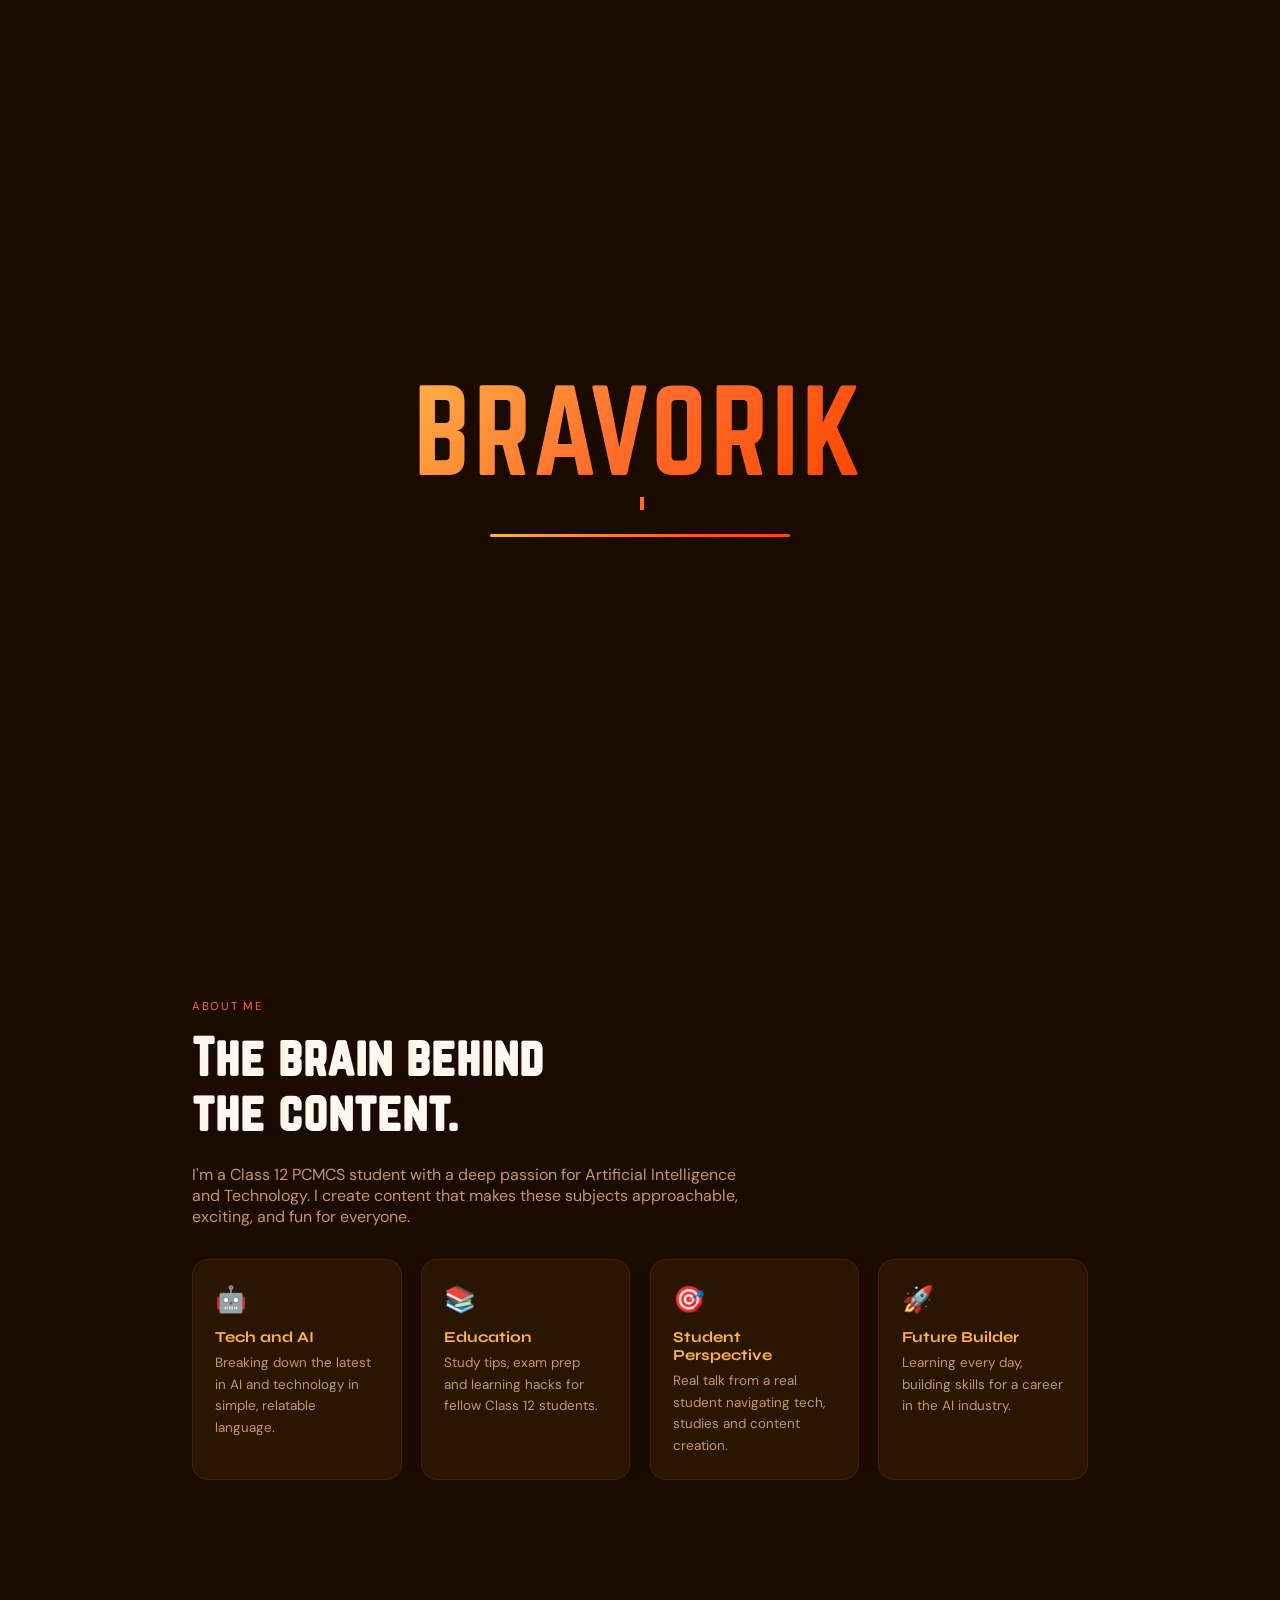
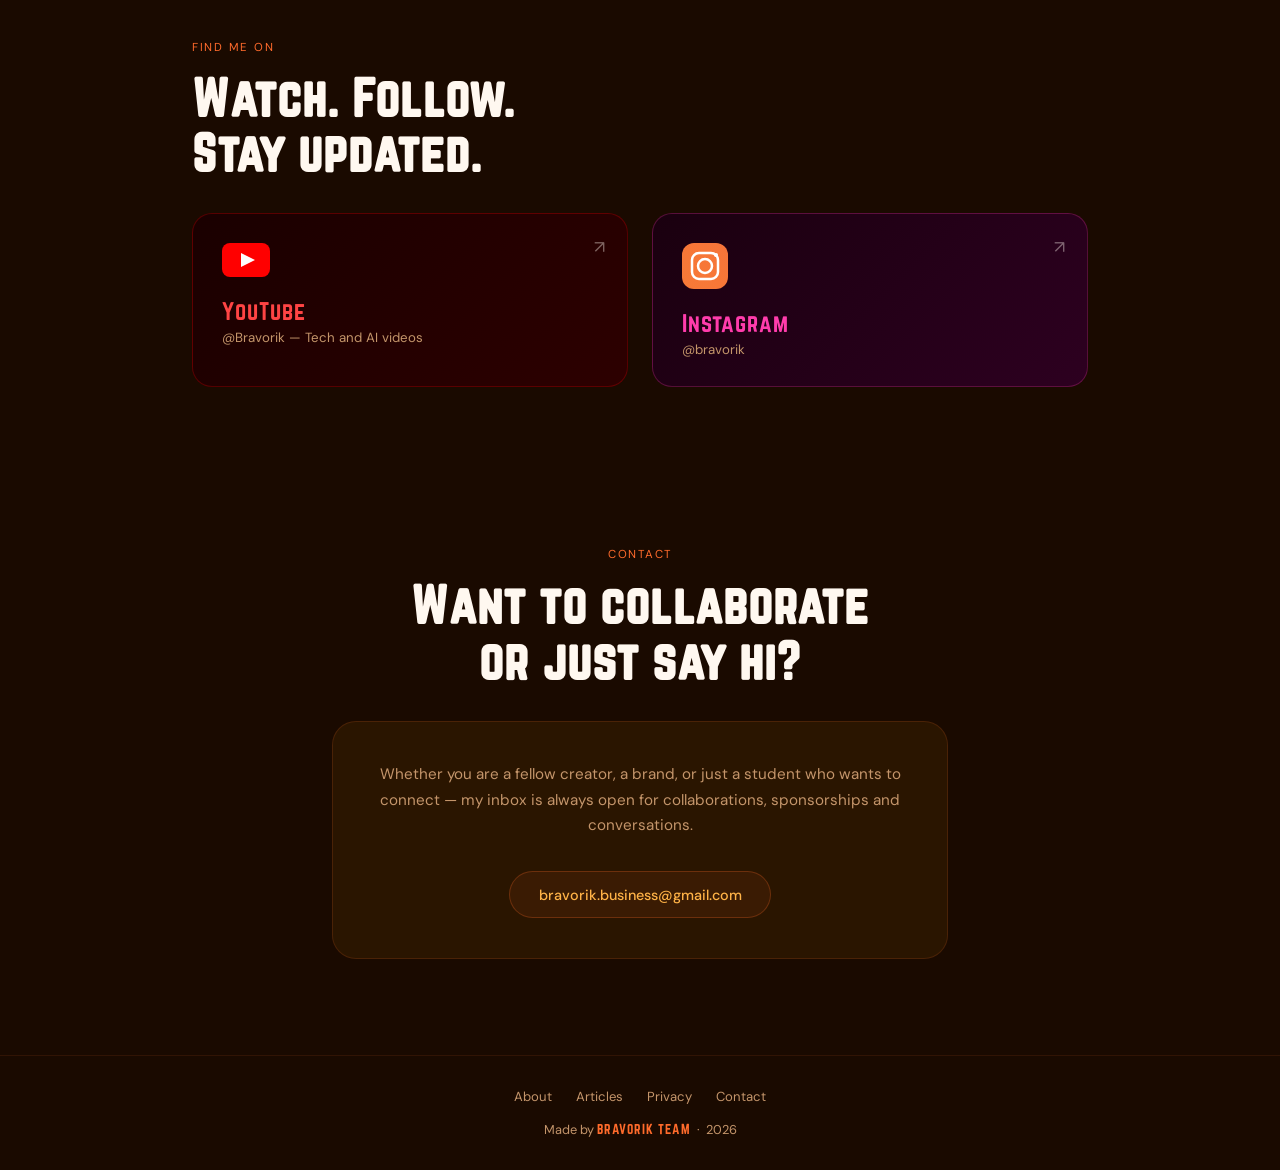
<file: index.html>
<!DOCTYPE html>
<html lang="en">
<head>
<meta charset="UTF-8">
<meta name="viewport" content="width=device-width, initial-scale=1.0">
<title>Bravorik — Tech & AI Creator</title>
<link href="https://fonts.googleapis.com/css2?family=DM+Sans:wght@400;500&family=Syne:wght@400;700;800&display=swap" rel="stylesheet">
<style>
@font-face{font-family:'Norwester';src:url('norwester.otf') format('opentype');}
*,*::before,*::after{margin:0;padding:0;box-sizing:border-box;}
:root{
  --orange:#FF6B2B;--orange2:#FF8C00;--peach:#FFB347;
  --dark:#1A0A00;--card:#2A1500;--card2:#1F1000;
  --text:#FFF8F0;--muted:#C4956A;
}
html{scroll-behavior:smooth;}
body{background:var(--dark);color:var(--text);font-family:'DM Sans',sans-serif;overflow-x:hidden;}

/* NAV */
nav{display:flex;justify-content:space-between;align-items:center;padding:1rem 2rem;border-bottom:1px solid rgba(255,107,43,0.15);position:sticky;top:0;background:rgba(26,10,0,0.95);backdrop-filter:blur(12px);z-index:100;}
.logo{font-family:'Norwester',sans-serif;font-size:1.6rem;letter-spacing:2px;background:linear-gradient(90deg,var(--peach),var(--orange));-webkit-background-clip:text;-webkit-text-fill-color:transparent;text-decoration:none;}
.nav-links{display:flex;gap:1.5rem;list-style:none;}
.nav-links a{color:var(--muted);text-decoration:none;font-size:0.88rem;letter-spacing:0.04em;transition:color 0.2s;}
.nav-links a:hover,.nav-links a.active{color:var(--peach);}
.hamburger{display:none;flex-direction:column;gap:5px;cursor:pointer;padding:4px;z-index:201;}
.hamburger span{width:24px;height:2px;background:var(--text);border-radius:2px;transition:all 0.3s;}
.hamburger.open span:nth-child(1){transform:rotate(45deg) translate(5px,5px);}
.hamburger.open span:nth-child(2){opacity:0;}
.hamburger.open span:nth-child(3){transform:rotate(-45deg) translate(5px,-5px);}

/* SIDE MENU */
.side-overlay{display:none;position:fixed;inset:0;background:rgba(0,0,0,0.5);z-index:198;opacity:0;transition:opacity 0.3s;}
.side-overlay.open{display:block;opacity:1;}
.side-menu{position:fixed;top:0;right:-280px;width:260px;height:100vh;background:rgba(26,10,0,0.98);backdrop-filter:blur(20px);border-left:1px solid rgba(255,107,43,0.2);z-index:199;transition:right 0.35s cubic-bezier(0.4,0,0.2,1);padding:5rem 1.5rem 2rem;display:flex;flex-direction:column;gap:0.5rem;}
.side-menu.open{right:0;}
.side-menu a{display:flex;align-items:center;gap:0.85rem;color:var(--muted);text-decoration:none;font-size:1rem;padding:0.75rem 1rem;border-radius:12px;transition:all 0.2s;font-family:'Syne',sans-serif;font-weight:700;}
.side-menu a:hover,.side-menu a.active{background:rgba(255,107,43,0.12);color:var(--peach);}
.menu-icon{font-size:1.2rem;width:28px;text-align:center;}
.side-close{position:absolute;top:1.2rem;right:1.2rem;background:none;border:none;color:var(--muted);font-size:1.4rem;cursor:pointer;padding:0.5rem;}

/* INTRO */
#intro{position:fixed;inset:0;background:var(--dark);display:flex;flex-direction:column;align-items:center;justify-content:center;z-index:9999;transition:opacity 0.8s ease,visibility 0.8s ease;}
#intro.hide{opacity:0;visibility:hidden;pointer-events:none;}
.intro-name{font-family:'Norwester',sans-serif;font-size:clamp(3rem,10vw,7rem);background:linear-gradient(135deg,var(--peach),var(--orange),#FF4500);-webkit-background-clip:text;-webkit-text-fill-color:transparent;letter-spacing:4px;min-height:1.2em;}
.intro-cursor{display:inline-block;width:4px;height:0.85em;background:var(--orange);margin-left:4px;animation:blink 0.7s step-end infinite;vertical-align:middle;}
@keyframes blink{0%,100%{opacity:1;}50%{opacity:0;}}
.intro-bar{width:0;height:3px;margin-top:1.5rem;background:linear-gradient(90deg,var(--peach),var(--orange),#FF4500);border-radius:10px;transition:width 1s ease;}

/* HERO */
.hero{min-height:95vh;display:flex;flex-direction:column;justify-content:center;padding:5rem 2rem 3rem;position:relative;overflow:hidden;}
.hero::before{content:'';position:absolute;width:50vw;height:50vw;background:radial-gradient(circle,rgba(255,107,43,0.12) 0%,transparent 70%);top:-10%;right:-10%;pointer-events:none;}
.hero::after{content:'';position:absolute;width:35vw;height:35vw;background:radial-gradient(circle,rgba(255,179,71,0.07) 0%,transparent 70%);bottom:0;left:-5%;pointer-events:none;}
.hero-tag{display:inline-block;background:rgba(255,107,43,0.1);border:1px solid rgba(255,107,43,0.3);color:var(--peach);font-size:0.75rem;letter-spacing:0.12em;text-transform:uppercase;padding:0.4rem 1rem;border-radius:100px;margin-bottom:1.5rem;width:fit-content;}
.hero-name-wrap{position:relative;display:inline-block;}
.tm{font-family:'DM Sans',sans-serif;font-size:0.9rem;font-weight:700;color:var(--orange);position:absolute;top:-8px;right:-18px;line-height:1;}
.hero h1{font-family:'Norwester',sans-serif;font-size:clamp(2.8rem,8vw,6rem);line-height:1.05;margin-bottom:1.5rem;letter-spacing:2px;}
.hero h1 .name{background:linear-gradient(135deg,var(--peach) 0%,var(--orange) 50%,#FF4500 100%);-webkit-background-clip:text;-webkit-text-fill-color:transparent;}
.hero p{font-size:clamp(0.95rem,2vw,1.15rem);color:var(--muted);max-width:520px;margin-bottom:2.5rem;line-height:1.8;}
.hero-btns{display:flex;gap:1rem;flex-wrap:wrap;}
.btn-primary{background:linear-gradient(135deg,var(--orange),#FF4500);color:#fff;font-weight:700;font-family:'Syne',sans-serif;padding:0.8rem 1.8rem;border-radius:100px;border:none;cursor:pointer;font-size:0.9rem;transition:transform 0.2s,box-shadow 0.2s;text-decoration:none;display:inline-block;}
.btn-primary:hover{transform:translateY(-2px);box-shadow:0 8px 30px rgba(255,107,43,0.4);}
.btn-outline{background:transparent;color:var(--text);font-weight:500;padding:0.8rem 1.8rem;border-radius:100px;border:1px solid rgba(255,107,43,0.3);cursor:pointer;font-size:0.9rem;transition:all 0.2s;text-decoration:none;display:inline-block;}
.btn-outline:hover{border-color:var(--peach);color:var(--peach);}

/* SECTIONS */
.section{padding:5rem 2rem;max-width:960px;margin:0 auto;}
.section-label{font-size:0.72rem;letter-spacing:0.15em;text-transform:uppercase;color:var(--orange);margin-bottom:1rem;display:block;}
h2{font-family:'Norwester',sans-serif;font-size:clamp(1.8rem,5vw,3rem);margin-bottom:1.5rem;line-height:1.15;letter-spacing:1px;}

/* ABOUT CARDS */
.about-grid{display:grid;grid-template-columns:repeat(auto-fit,minmax(200px,1fr));gap:1.2rem;margin-top:2rem;}
.about-card{background:var(--card);border:1px solid rgba(255,107,43,0.12);border-radius:16px;padding:1.4rem;transition:border-color 0.2s,transform 0.2s;}
.about-card:hover{border-color:rgba(255,107,43,0.4);transform:translateY(-3px);}
.about-card .icon{font-size:1.6rem;margin-bottom:0.75rem;display:block;}
.about-card h3{font-family:'Syne',sans-serif;font-size:0.95rem;font-weight:700;margin-bottom:0.4rem;color:var(--peach);}
.about-card p{font-size:0.84rem;color:var(--muted);line-height:1.6;}

/* PLATFORMS */
.platform-cards{display:grid;grid-template-columns:repeat(auto-fit,minmax(240px,1fr));gap:1.5rem;margin-top:2rem;}
.platform-card{border-radius:20px;padding:1.8rem;position:relative;overflow:hidden;cursor:pointer;transition:transform 0.2s;text-decoration:none;display:block;}
.platform-card:hover{transform:translateY(-4px);}
.platform-card.yt{background:linear-gradient(135deg,#1a0000,#2d0000);border:1px solid rgba(255,0,0,0.25);}
.platform-card.ig{background:linear-gradient(135deg,#1a000f,#2d0020);border:1px solid rgba(255,60,172,0.25);}
.platform-card .pname{font-family:'Norwester',sans-serif;font-size:1.4rem;letter-spacing:1px;margin-bottom:0.3rem;}
.platform-card.yt .pname{color:#ff4444;}
.platform-card.ig .pname{color:#FF3CAC;}
.platform-card .psub{font-size:0.83rem;color:var(--muted);}
.platform-card .parrow{position:absolute;top:1.4rem;right:1.4rem;font-size:1.1rem;opacity:0.4;color:var(--text);}
.platform-icon-wrap{margin-bottom:1rem;}
.yt-icon{width:48px;height:34px;animation:ytPulse 2s ease-in-out infinite;}
@keyframes ytPulse{0%,100%{transform:scale(1);}50%{transform:scale(1.08);}}
.ig-icon{width:46px;height:46px;animation:igSpin 4s ease-in-out infinite;}
@keyframes igSpin{0%,100%{transform:rotate(0deg) scale(1);}25%{transform:rotate(-8deg) scale(1.05);}75%{transform:rotate(8deg) scale(1.05);}}

/* CONTACT */
.contact-section{padding:5rem 2rem 6rem;max-width:680px;margin:0 auto;text-align:center;}
.contact-box{background:var(--card);border:1px solid rgba(255,107,43,0.15);border-radius:24px;padding:2.5rem 2rem;margin-top:2rem;}
.contact-box p{color:var(--muted);margin-bottom:2rem;font-size:0.95rem;line-height:1.7;}
.contact-email{display:inline-flex;align-items:center;gap:0.5rem;background:rgba(255,107,43,0.08);border:1px solid rgba(255,107,43,0.25);color:var(--peach);padding:0.85rem 1.8rem;border-radius:100px;font-size:0.9rem;font-weight:500;text-decoration:none;transition:background 0.2s;word-break:break-all;}
.contact-email:hover{background:rgba(255,107,43,0.15);}

/* FOOTER */
footer{text-align:center;padding:2rem 1rem;border-top:1px solid rgba(255,107,43,0.1);color:var(--muted);font-size:0.8rem;}
footer span{color:var(--orange);font-family:'Norwester',sans-serif;letter-spacing:1px;}
.footer-links{display:flex;justify-content:center;gap:1.5rem;margin-bottom:1rem;flex-wrap:wrap;}
.footer-links a{color:var(--muted);text-decoration:none;font-size:0.82rem;transition:color 0.2s;}
.footer-links a:hover{color:var(--peach);}

/* FADE UP */
.fade-up{opacity:0;transform:translateY(30px);transition:opacity 0.7s ease,transform 0.7s ease;}
.fade-up.visible{opacity:1;transform:translateY(0);}

::-webkit-scrollbar{width:4px;}
::-webkit-scrollbar-track{background:var(--dark);}
::-webkit-scrollbar-thumb{background:#3a1a00;border-radius:10px;}

@media(max-width:768px){
  nav{padding:1rem 1.25rem;}
  .nav-links{display:none;}
  .hamburger{display:flex;}
  .hero{padding:5rem 1.25rem 2rem;}
  .section{padding:3.5rem 1.25rem;}
  .contact-section{padding:3.5rem 1.25rem 4rem;}
  .contact-box{padding:2rem 1.25rem;}
}
@media(max-width:480px){
  .hero-btns{flex-direction:column;}
  .btn-primary,.btn-outline{text-align:center;}
  .about-grid{grid-template-columns:1fr 1fr;}
  .platform-cards{grid-template-columns:1fr;}
}
</style>
</head>
<body>

<!-- INTRO -->
<div id="intro">
  <div class="intro-name" id="introText"></div>
  <div class="intro-cursor"></div>
  <div class="intro-bar" id="introBar"></div>
</div>

<!-- SIDE OVERLAY -->
<div class="side-overlay" id="sideOverlay" onclick="closeMenu()"></div>

<!-- SIDE MENU -->
<div class="side-menu" id="sideMenu">
  <button class="side-close" onclick="closeMenu()">✕</button>
  <a href="index.html" class="active" onclick="closeMenu()"><span class="menu-icon">🏠</span>Home</a>
  <a href="articles.html" onclick="closeMenu()"><span class="menu-icon">📝</span>Articles</a>
  <a href="about.html" onclick="closeMenu()"><span class="menu-icon">👤</span>About</a>
  <a href="privacy.html" onclick="closeMenu()"><span class="menu-icon">🔒</span>Privacy</a>
</div>

<!-- NAV -->
<nav>
  <a href="index.html" class="logo">BRAVORIK</a>
  <ul class="nav-links">
    <li><a href="index.html" class="active">Home</a></li>
    <li><a href="about.html">About</a></li>
    <li><a href="articles.html">Articles</a></li>
    <li><a href="privacy.html">Privacy</a></li>
    <li><a href="#contact">Contact</a></li>
  </ul>
  <div class="hamburger" id="hamburger" onclick="toggleMenu()">
    <span></span><span></span><span></span>
  </div>
</nav>

<!-- HERO -->
<div class="hero">
  <div class="hero-tag fade-up">Tech and AI Creator</div>
  <h1 class="fade-up">Hey, I'm
    <span class="hero-name-wrap">
      <span class="name">Bravorik</span><sup class="tm">™</sup>
    </span>.<br>Making AI Simple<br>for Everyone.
  </h1>
  <p class="fade-up">Class 12 student, content creator, and AI enthusiast from India. I break down complex tech and AI into content that actually makes sense — for students, by a student.</p>
  <div class="hero-btns fade-up">
    <a href="https://www.youtube.com/@Bravorik" target="_blank" class="btn-primary">Watch on YouTube</a>
    <a href="#contact" class="btn-outline">Let's Connect</a>
  </div>
</div>

<!-- ABOUT -->
<section class="section" id="about">
  <span class="section-label fade-up">About Me</span>
  <h2 class="fade-up">The brain behind<br>the content.</h2>
  <p class="fade-up" style="color:var(--muted);max-width:560px;">I'm a Class 12 PCMCS student with a deep passion for Artificial Intelligence and Technology. I create content that makes these subjects approachable, exciting, and fun for everyone.</p>
  <div class="about-grid">
    <div class="about-card fade-up"><span class="icon">🤖</span><h3>Tech and AI</h3><p>Breaking down the latest in AI and technology in simple, relatable language.</p></div>
    <div class="about-card fade-up"><span class="icon">📚</span><h3>Education</h3><p>Study tips, exam prep and learning hacks for fellow Class 12 students.</p></div>
    <div class="about-card fade-up"><span class="icon">🎯</span><h3>Student Perspective</h3><p>Real talk from a real student navigating tech, studies and content creation.</p></div>
    <div class="about-card fade-up"><span class="icon">🚀</span><h3>Future Builder</h3><p>Learning every day, building skills for a career in the AI industry.</p></div>
  </div>
</section>

<!-- PLATFORMS -->
<section class="section" id="platforms">
  <span class="section-label fade-up">Find Me On</span>
  <h2 class="fade-up">Watch. Follow.<br>Stay updated.</h2>
  <div class="platform-cards">
    <a href="https://www.youtube.com/@Bravorik" target="_blank" class="platform-card yt fade-up">
      <div class="platform-icon-wrap">
        <svg class="yt-icon" viewBox="0 0 48 34" fill="none" xmlns="http://www.w3.org/2000/svg">
          <rect width="48" height="34" rx="8" fill="#FF0000"/>
          <polygon points="19,10 19,24 33,17" fill="white"/>
        </svg>
      </div>
      <div class="pname">YouTube</div>
      <div class="psub">@Bravorik — Tech and AI videos</div>
      <span class="parrow">↗</span>
    </a>
    <a href="https://www.instagram.com/bravorik" target="_blank" class="platform-card ig fade-up">
      <div class="platform-icon-wrap">
        <svg class="ig-icon" viewBox="0 0 46 46" fill="none" xmlns="http://www.w3.org/2000/svg">
          <defs>
            <linearGradient id="igGrad" x1="0" y1="46" x2="46" y2="0">
              <stop offset="0%" stop-color="#FFDC80"/>
              <stop offset="25%" stop-color="#FCAF45"/>
              <stop offset="50%" stop-color="#F77737"/>
              <stop offset="75%" stop-color="#C13584"/>
              <stop offset="100%" stop-color="#833AB4"/>
            </linearGradient>
          </defs>
          <rect width="46" height="46" rx="12" fill="url(#igGrad)"/>
          <rect x="10" y="10" width="26" height="26" rx="7" stroke="white" stroke-width="2.5" fill="none"/>
          <circle cx="23" cy="23" r="7" stroke="white" stroke-width="2.5" fill="none"/>
          <circle cx="34" cy="12" r="2" fill="white"/>
        </svg>
      </div>
      <div class="pname">Instagram</div>
      <div class="psub">@bravorik</div>
      <span class="parrow">↗</span>
    </a>
  </div>
</section>

<!-- CONTACT -->
<div class="contact-section" id="contact">
  <span class="section-label fade-up">Contact</span>
  <h2 class="fade-up">Want to collaborate<br>or just say hi?</h2>
  <div class="contact-box fade-up">
    <p>Whether you are a fellow creator, a brand, or just a student who wants to connect — my inbox is always open for collaborations, sponsorships and conversations.</p>
    <a href="mailto:bravorik.business@gmail.com" class="contact-email">bravorik.business@gmail.com</a>
  </div>
</div>

<!-- FOOTER -->
<footer>
  <div class="footer-links">
    <a href="about.html">About</a>
    <a href="articles.html">Articles</a>
    <a href="privacy.html">Privacy</a>
    <a href="#contact">Contact</a>
  </div>
  Made by <span>BRAVORIK TEAM</span> &nbsp;·&nbsp; 2026
</footer>

<script>
const text="BRAVORIK";
let i=0;
const el=document.getElementById('introText');
const bar=document.getElementById('introBar');
const intro=document.getElementById('intro');
function type(){
  if(i<text.length){el.textContent+=text[i];i++;setTimeout(type,120);}
  else{bar.style.width='300px';setTimeout(()=>{intro.classList.add('hide');document.querySelectorAll('.fade-up').forEach((el,idx)=>{setTimeout(()=>el.classList.add('visible'),idx*100);});},900);}
}
setTimeout(type,400);
const observer=new IntersectionObserver((entries)=>{entries.forEach(e=>{if(e.isIntersecting)e.target.classList.add('visible');});},{threshold:0.15});
document.querySelectorAll('.fade-up').forEach(el=>observer.observe(el));
function toggleMenu(){
  document.getElementById('hamburger').classList.toggle('open');
  document.getElementById('sideMenu').classList.toggle('open');
  document.getElementById('sideOverlay').classList.toggle('open');
}
function closeMenu(){
  document.getElementById('hamburger').classList.remove('open');
  document.getElementById('sideMenu').classList.remove('open');
  document.getElementById('sideOverlay').classList.remove('open');
}
</script>
</body>
</html>
</file>
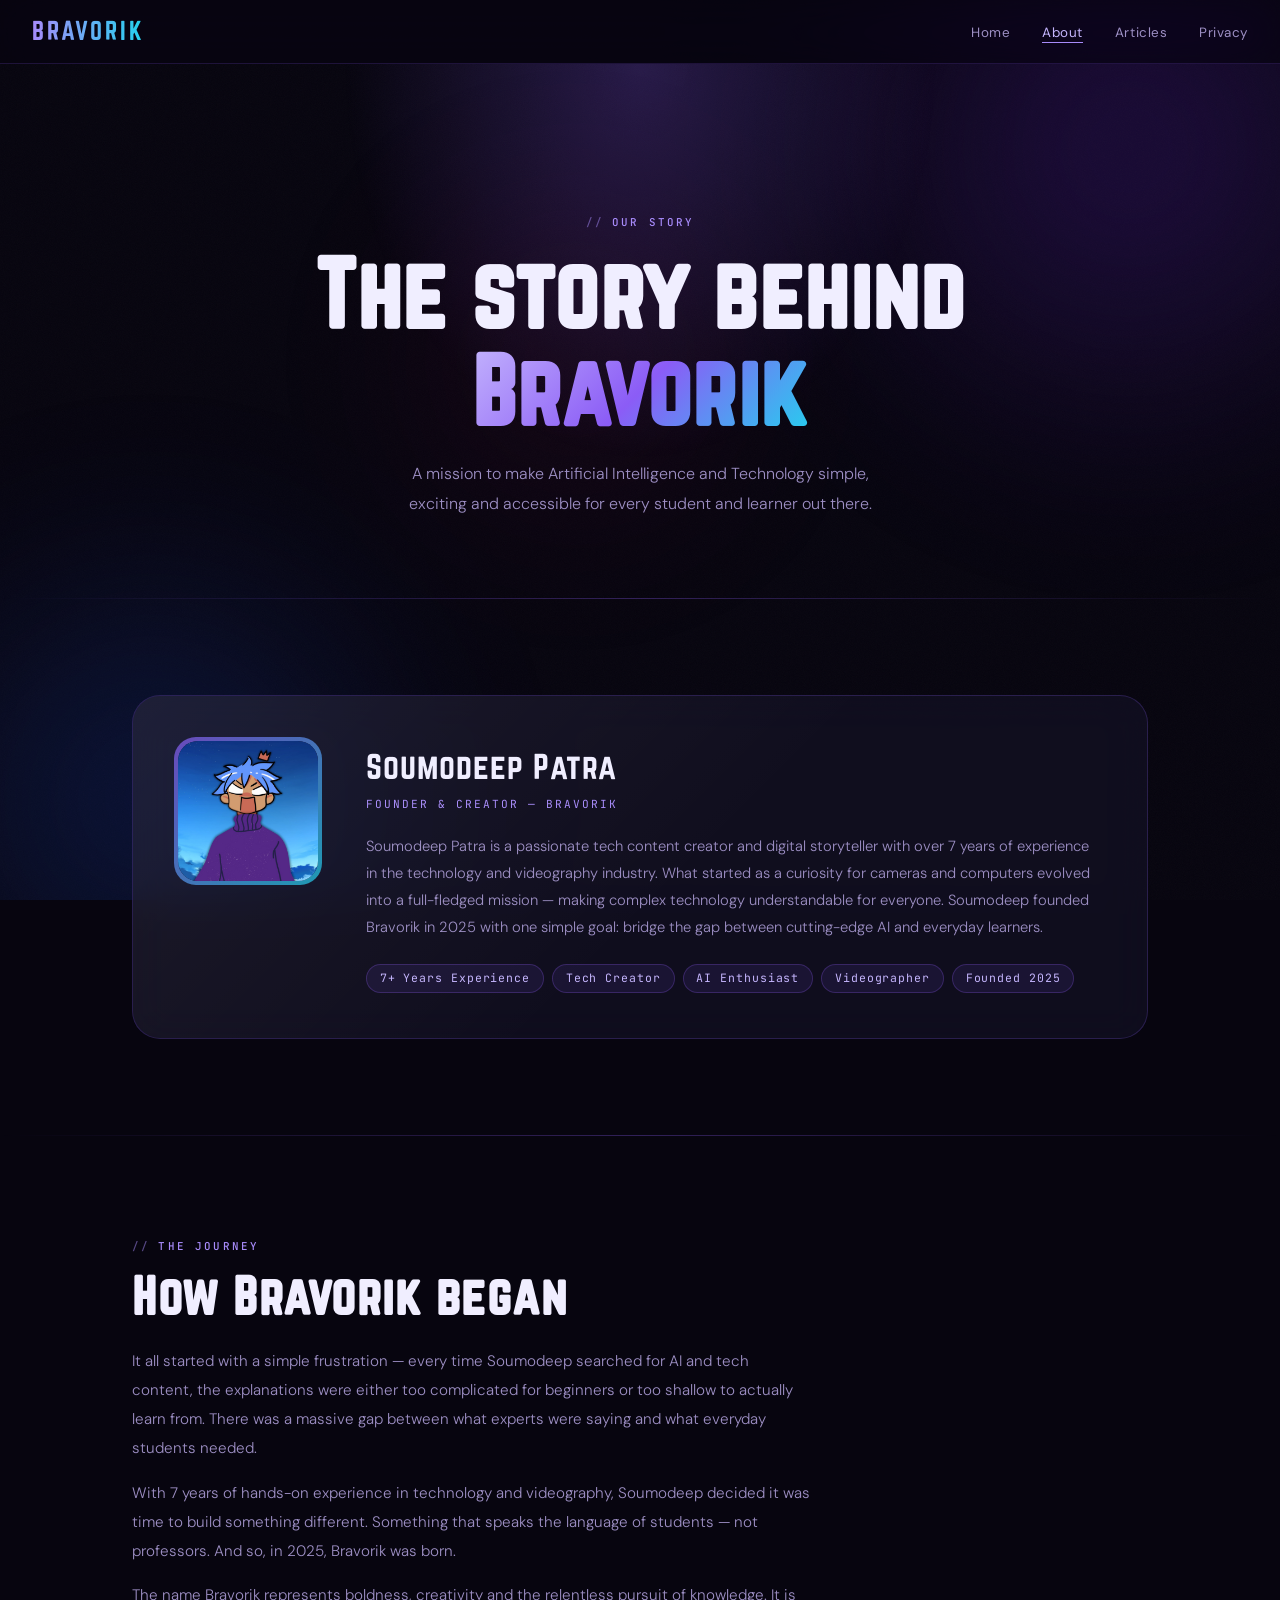
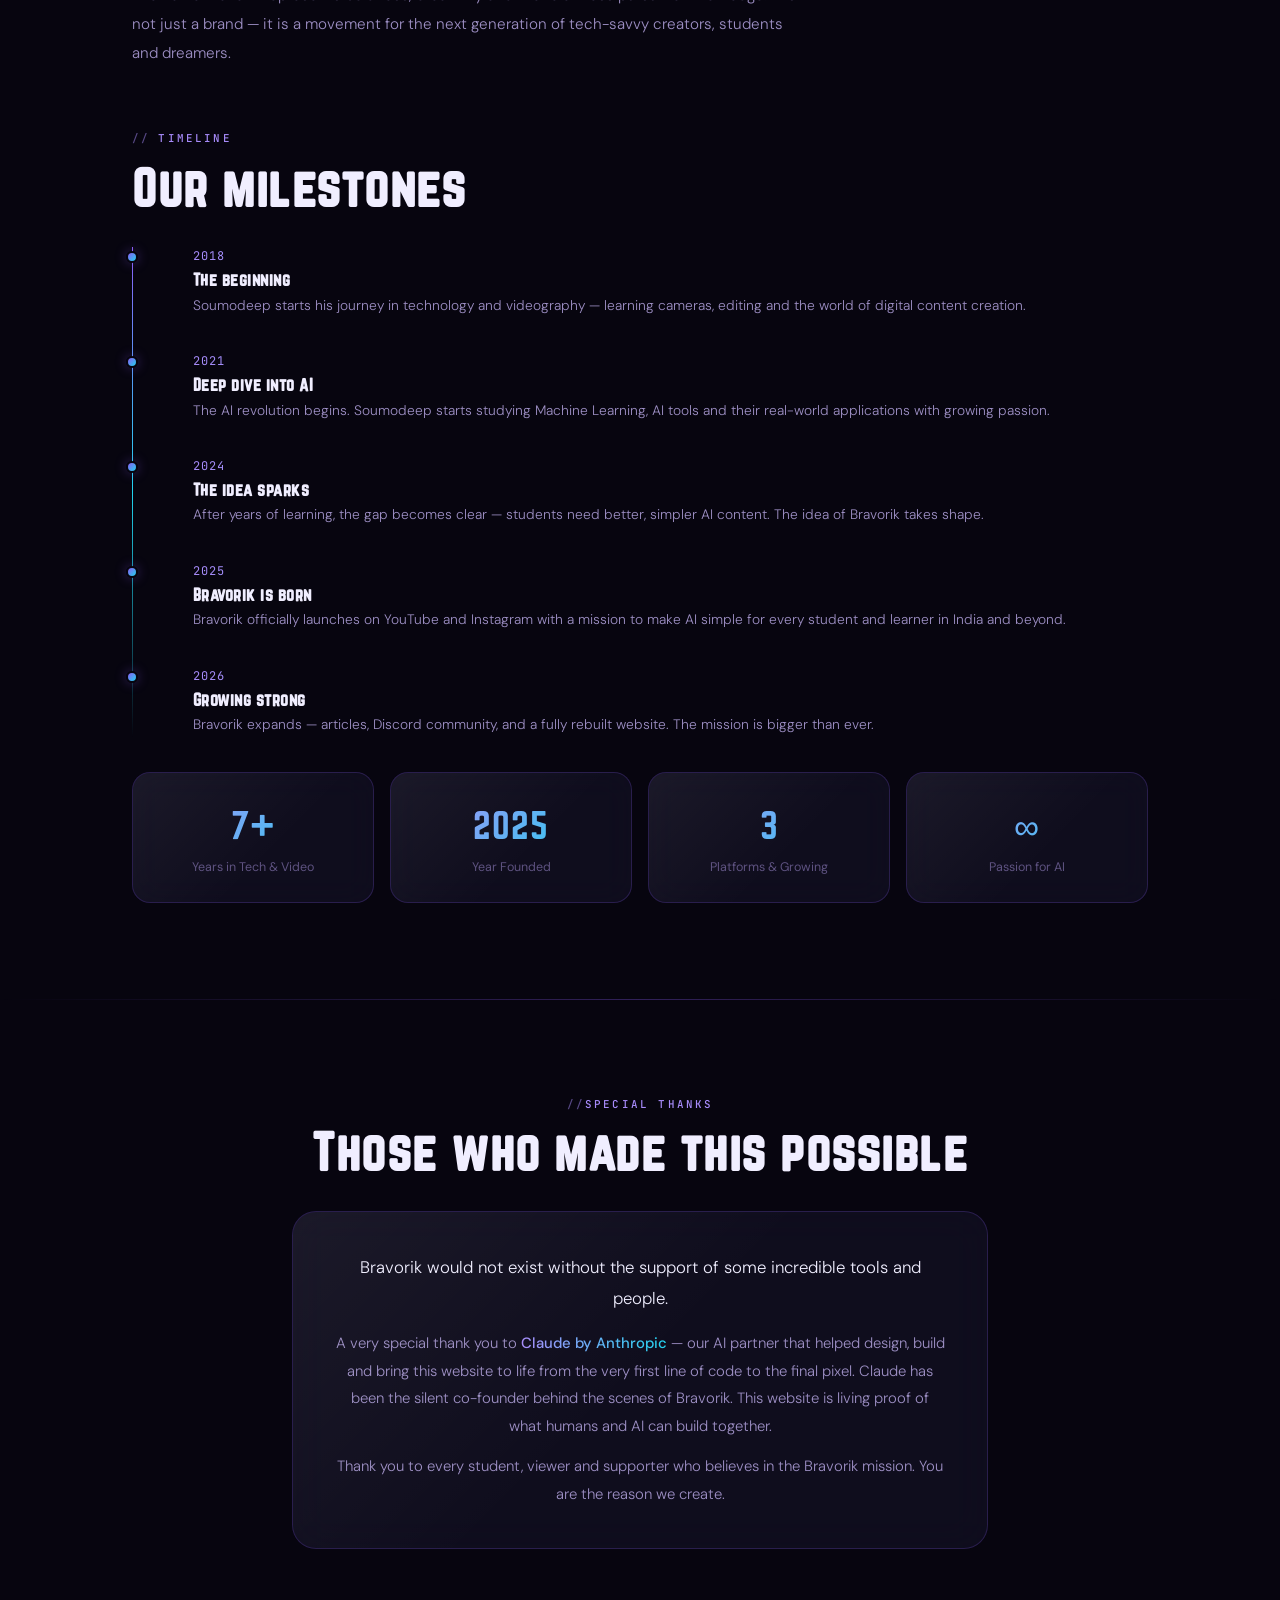
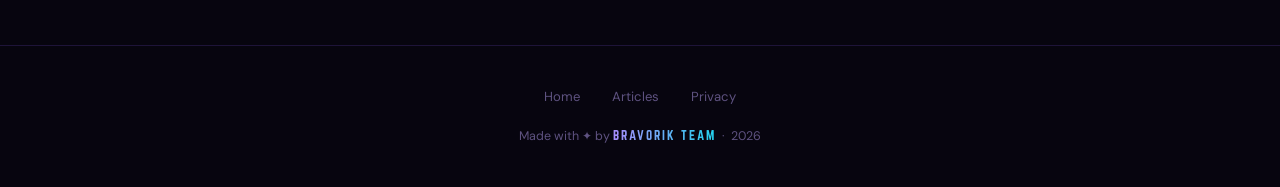
<file: about.html>
<!DOCTYPE html>
<html lang="en">
<head>
<meta charset="UTF-8">
<meta name="viewport" content="width=device-width, initial-scale=1.0">
<title>About — Bravorik</title>
<meta name="description" content="The story behind Bravorik — founded by Soumodeep Patra, a Class 12 student making AI simple for everyone.">
<link rel="preconnect" href="https://fonts.googleapis.com">
<link href="https://fonts.googleapis.com/css2?family=DM+Sans:ital,opsz,wght@0,9..40,300;0,9..40,400;0,9..40,500;1,9..40,300&family=JetBrains+Mono:wght@400;500&display=swap" rel="stylesheet">
<link rel="stylesheet" href="style.css">
<style>
/* ── PAGE HERO ── */
.page-hero{
  padding:9rem 0 5rem;text-align:center;position:relative;overflow:hidden;
}
.page-hero-glow{
  position:absolute;top:0;left:50%;transform:translateX(-50%);
  width:600px;height:400px;
  background:radial-gradient(ellipse at top,rgba(139,92,246,0.25) 0%,transparent 70%);
  pointer-events:none;
}
.page-hero h1{
  font-size:clamp(2.5rem,7vw,5.5rem);
  margin:0.8rem 0 1.2rem;
}
.page-hero h1 span{
  background:linear-gradient(135deg,#C4B5FD,#8B5CF6,#22D3EE);
  -webkit-background-clip:text;-webkit-text-fill-color:transparent;background-clip:text;
}
.page-hero p{color:var(--muted);font-size:1rem;max-width:500px;margin:0 auto;line-height:1.85;font-weight:300;}

/* ── FOUNDER CARD ── */
.founder-card{
  display:grid;grid-template-columns:auto 1fr;gap:3rem;align-items:start;
  background:var(--glass);border:1px solid var(--glass-border);
  backdrop-filter:blur(20px);border-radius:28px;padding:2.8rem;
  position:relative;overflow:hidden;
}
.founder-card::before{
  content:'';position:absolute;inset:0;
  background:linear-gradient(135deg,rgba(255,255,255,0.06) 0%,transparent 55%);
  pointer-events:none;
}
.founder-avatar{
  position:relative;width:140px;height:140px;flex-shrink:0;
}
.avatar-glow{
  position:absolute;inset:-4px;border-radius:22px;
  background:linear-gradient(135deg,var(--v1),var(--cyan));
  opacity:0.7;animation:glow-pulse 3s ease-in-out infinite;
}
@keyframes glow-pulse{0%,100%{opacity:0.45;}50%{opacity:0.9;}}
.avatar-img{
  position:relative;z-index:1;width:140px;height:140px;border-radius:20px;
  object-fit:cover;object-position:top center;
  animation:float-avatar 5s ease-in-out infinite;
  background:var(--surface2);display:flex;align-items:center;justify-content:center;
  font-size:3rem;
}
@keyframes float-avatar{0%,100%{transform:translateY(0);}50%{transform:translateY(-8px);}}
.avatar-placeholder{
  position:relative;z-index:1;width:140px;height:140px;border-radius:20px;
  background:var(--surface2);display:flex;align-items:center;justify-content:center;
  font-size:3.5rem;animation:float-avatar 5s ease-in-out infinite;
}
.founder-name{font-family:var(--f-head);font-size:2rem;letter-spacing:1px;margin-bottom:0.2rem;}
.founder-role{
  font-size:0.7rem;letter-spacing:0.18em;font-family:var(--f-mono);
  color:var(--v2);text-transform:uppercase;margin-bottom:1.2rem;
}
.founder-bio{color:var(--muted);font-size:0.92rem;line-height:1.85;margin-bottom:1.4rem;font-weight:300;}
.badges{display:flex;gap:0.5rem;flex-wrap:wrap;}

/* ── TIMELINE ── */
.timeline{position:relative;padding-left:2rem;margin:2rem 0;}
.timeline::before{
  content:'';position:absolute;left:0;top:0;bottom:0;width:1px;
  background:linear-gradient(to bottom,var(--v1),var(--cyan),transparent);
}
.tl-item{position:relative;margin-bottom:2.2rem;padding-left:1.8rem;}
.tl-dot{
  position:absolute;left:-2.38rem;top:4px;
  width:12px;height:12px;border-radius:50%;
  background:linear-gradient(135deg,var(--v1),var(--cyan));
  border:2px solid var(--ink);
  box-shadow:0 0 12px var(--glow);
}
.tl-year{
  font-family:var(--f-mono);font-size:0.75rem;
  background:linear-gradient(90deg,var(--v2),var(--cyan));
  -webkit-background-clip:text;-webkit-text-fill-color:transparent;background-clip:text;
  letter-spacing:0.1em;margin-bottom:0.3rem;
}
.tl-item h3{font-family:var(--f-head);font-size:1rem;letter-spacing:0.5px;color:var(--text);margin-bottom:0.3rem;}
.tl-item p{color:var(--muted);font-size:0.86rem;line-height:1.7;font-weight:300;}

/* ── STATS ── */
.stats-grid{display:grid;grid-template-columns:repeat(auto-fit,minmax(140px,1fr));gap:1rem;margin-top:2rem;}
.stat-card{
  background:var(--glass);border:1px solid var(--glass-border);
  backdrop-filter:blur(16px);border-radius:18px;padding:1.5rem;text-align:center;
  position:relative;overflow:hidden;
  transition:transform 0.25s,border-color 0.25s,box-shadow 0.25s;
}
.stat-card::before{
  content:'';position:absolute;inset:0;
  background:linear-gradient(135deg,rgba(255,255,255,0.05) 0%,transparent 60%);
  pointer-events:none;
}
.stat-card:hover{transform:translateY(-5px);border-color:rgba(139,92,246,0.45);box-shadow:0 12px 36px rgba(139,92,246,0.2);}
.stat-num{
  font-family:var(--f-head);font-size:2.2rem;letter-spacing:1px;
  background:linear-gradient(135deg,var(--v2),var(--cyan));
  -webkit-background-clip:text;-webkit-text-fill-color:transparent;background-clip:text;
  display:block;margin-bottom:0.3rem;
}
.stat-label{font-size:0.78rem;color:var(--dim);}

/* ── THANKS CARD ── */
.thanks-card{
  background:var(--glass);border:1px solid var(--glass-border);
  backdrop-filter:blur(20px);border-radius:24px;padding:2.5rem;
  text-align:center;position:relative;overflow:hidden;
}
.thanks-card::before{
  content:'';position:absolute;inset:0;
  background:linear-gradient(135deg,rgba(255,255,255,0.05) 0%,transparent 50%);
  pointer-events:none;
}
.thanks-card p{color:var(--muted);font-size:0.93rem;line-height:1.85;font-weight:300;}
.thanks-card p + p{margin-top:0.8rem;}
.thanks-highlight{
  background:linear-gradient(90deg,var(--v2),var(--cyan));
  -webkit-background-clip:text;-webkit-text-fill-color:transparent;background-clip:text;
  font-weight:500;
}

@media(max-width:768px){
  .founder-card{grid-template-columns:1fr;text-align:center;gap:1.5rem;}
  .founder-avatar,.avatar-placeholder{margin:0 auto;}
  .badges{justify-content:center;}
  .page-hero{padding:7rem 0 3rem;}
}
</style>
</head>
<body>
<div class="orbs">
  <div class="orb orb-1"></div>
  <div class="orb orb-2"></div>
  <div class="orb orb-3"></div>
</div>

<div class="side-overlay" id="sideOverlay" onclick="closeMenu()"></div>
<div class="side-menu" id="sideMenu">
  <button class="side-close" onclick="closeMenu()">✕</button>
  <a href="index.html" onclick="closeMenu()"><span class="menu-icon">🏠</span>Home</a>
  <a href="articles.html" onclick="closeMenu()"><span class="menu-icon">📝</span>Articles</a>
  <a href="about.html" class="active" onclick="closeMenu()"><span class="menu-icon">👤</span>About</a>
  <a href="privacy.html" onclick="closeMenu()"><span class="menu-icon">🔒</span>Privacy</a>
</div>

<div class="page">
<nav class="nav">
  <a href="index.html" class="nav-logo">BRAVORIK</a>
  <ul class="nav-links">
    <li><a href="index.html">Home</a></li>
    <li><a href="about.html" class="active">About</a></li>
    <li><a href="articles.html">Articles</a></li>
    <li><a href="privacy.html">Privacy</a></li>
  </ul>
  <button class="hamburger" id="hamburger" onclick="toggleMenu()" aria-label="Menu">
    <span></span><span></span><span></span>
  </button>
</nav>

<!-- PAGE HERO -->
<div class="page-hero">
  <div class="page-hero-glow"></div>
  <div class="label fade-up">Our Story</div>
  <h1 class="fade-up">The story behind<br><span>Bravorik</span></h1>
  <p class="fade-up">A mission to make Artificial Intelligence and Technology simple, exciting and accessible for every student and learner out there.</p>
</div>

<div class="divider"></div>

<!-- FOUNDER -->
<section class="section">
  <div class="container">
    <div class="founder-card fade-up">
      <div class="founder-avatar">
        <div class="avatar-glow"></div>
        <div class="avatar-placeholder">
          <img src="avatar.png" alt="Soumodeep Patra" style="width:100%;height:100%;object-fit:cover;border-radius:inherit;position:absolute;inset:0;" onerror="this.style.display='none'">
          🧑‍💻
        </div>
      </div>
      <div class="founder-info">
        <div class="founder-name">Soumodeep Patra</div>
        <div class="founder-role">Founder &amp; Creator — Bravorik</div>
        <p class="founder-bio">Soumodeep Patra is a passionate tech content creator and digital storyteller with over 7 years of experience in the technology and videography industry. What started as a curiosity for cameras and computers evolved into a full-fledged mission — making complex technology understandable for everyone. Soumodeep founded Bravorik in 2025 with one simple goal: bridge the gap between cutting-edge AI and everyday learners.</p>
        <div class="badges">
          <span class="tag">7+ Years Experience</span>
          <span class="tag">Tech Creator</span>
          <span class="tag">AI Enthusiast</span>
          <span class="tag">Videographer</span>
          <span class="tag">Founded 2025</span>
        </div>
      </div>
    </div>
  </div>
</section>

<div class="divider"></div>

<!-- STORY + TIMELINE -->
<section class="section">
  <div class="container">
    <div class="label fade-up">The Journey</div>
    <h2 class="fade-up" style="font-size:clamp(1.8rem,4vw,3rem);margin:0.8rem 0 1.5rem;">How Bravorik began</h2>
    <div class="fade-up" style="color:var(--muted);font-size:0.95rem;line-height:1.9;max-width:680px;font-weight:300;">
      <p style="margin-bottom:1rem;">It all started with a simple frustration — every time Soumodeep searched for AI and tech content, the explanations were either too complicated for beginners or too shallow to actually learn from. There was a massive gap between what experts were saying and what everyday students needed.</p>
      <p style="margin-bottom:1rem;">With 7 years of hands-on experience in technology and videography, Soumodeep decided it was time to build something different. Something that speaks the language of students — not professors. And so, in 2025, Bravorik was born.</p>
      <p>The name Bravorik represents boldness, creativity and the relentless pursuit of knowledge. It is not just a brand — it is a movement for the next generation of tech-savvy creators, students and dreamers.</p>
    </div>

    <div style="margin-top:3.5rem;">
      <div class="label fade-up">Timeline</div>
      <h2 class="fade-up" style="font-size:clamp(1.8rem,4vw,3rem);margin:0.8rem 0 2rem;">Our milestones</h2>
      <div class="timeline">
        <div class="tl-item fade-up">
          <div class="tl-dot"></div>
          <div class="tl-year">2018</div>
          <h3>The beginning</h3>
          <p>Soumodeep starts his journey in technology and videography — learning cameras, editing and the world of digital content creation.</p>
        </div>
        <div class="tl-item fade-up">
          <div class="tl-dot"></div>
          <div class="tl-year">2021</div>
          <h3>Deep dive into AI</h3>
          <p>The AI revolution begins. Soumodeep starts studying Machine Learning, AI tools and their real-world applications with growing passion.</p>
        </div>
        <div class="tl-item fade-up">
          <div class="tl-dot"></div>
          <div class="tl-year">2024</div>
          <h3>The idea sparks</h3>
          <p>After years of learning, the gap becomes clear — students need better, simpler AI content. The idea of Bravorik takes shape.</p>
        </div>
        <div class="tl-item fade-up">
          <div class="tl-dot"></div>
          <div class="tl-year">2025</div>
          <h3>Bravorik is born</h3>
          <p>Bravorik officially launches on YouTube and Instagram with a mission to make AI simple for every student and learner in India and beyond.</p>
        </div>
        <div class="tl-item fade-up">
          <div class="tl-dot"></div>
          <div class="tl-year">2026</div>
          <h3>Growing strong</h3>
          <p>Bravorik expands — articles, Discord community, and a fully rebuilt website. The mission is bigger than ever.</p>
        </div>
      </div>
    </div>

    <div class="stats-grid">
      <div class="stat-card fade-up"><span class="stat-num">7+</span><div class="stat-label">Years in Tech &amp; Video</div></div>
      <div class="stat-card fade-up"><span class="stat-num">2025</span><div class="stat-label">Year Founded</div></div>
      <div class="stat-card fade-up"><span class="stat-num">3</span><div class="stat-label">Platforms &amp; Growing</div></div>
      <div class="stat-card fade-up"><span class="stat-num">∞</span><div class="stat-label">Passion for AI</div></div>
    </div>
  </div>
</section>

<div class="divider"></div>

<!-- THANKS -->
<section class="section">
  <div class="container" style="max-width:760px;">
    <div class="label fade-up" style="display:block;text-align:center;">Special Thanks</div>
    <h2 class="fade-up" style="font-size:clamp(1.8rem,4vw,3rem);margin:0.8rem 0 2rem;text-align:center;">Those who made this possible</h2>
    <div class="thanks-card fade-up">
      <p style="font-size:1.05rem;color:var(--text);margin-bottom:1rem;">Bravorik would not exist without the support of some incredible tools and people.</p>
      <p>A very special thank you to <span class="thanks-highlight">Claude by Anthropic</span> — our AI partner that helped design, build and bring this website to life from the very first line of code to the final pixel. Claude has been the silent co-founder behind the scenes of Bravorik. This website is living proof of what humans and AI can build together.</p>
      <p>Thank you to every student, viewer and supporter who believes in the Bravorik mission. You are the reason we create.</p>
    </div>
  </div>
</section>

<footer class="footer">
  <div class="footer-links">
    <a href="index.html">Home</a>
    <a href="articles.html">Articles</a>
    <a href="privacy.html">Privacy</a>
  </div>
  <p class="footer-copy">Made with ✦ by <span>BRAVORIK TEAM</span> &nbsp;·&nbsp; 2026</p>
</footer>
</div>

<script>
const obs=new IntersectionObserver(e=>{e.forEach(i=>{if(i.isIntersecting)i.target.classList.add('in');});},{threshold:0.1});
document.querySelectorAll('.fade-up').forEach(el=>{el.classList.add('in');obs.observe(el);});
function toggleMenu(){document.getElementById('hamburger').classList.toggle('open');document.getElementById('sideMenu').classList.toggle('open');document.getElementById('sideOverlay').classList.toggle('open');document.body.style.overflow=document.getElementById('sideMenu').classList.contains('open')?'hidden':'';}
function closeMenu(){document.getElementById('hamburger').classList.remove('open');document.getElementById('sideMenu').classList.remove('open');document.getElementById('sideOverlay').classList.remove('open');document.body.style.overflow='';}
</script>
</body>
</html>
</file>
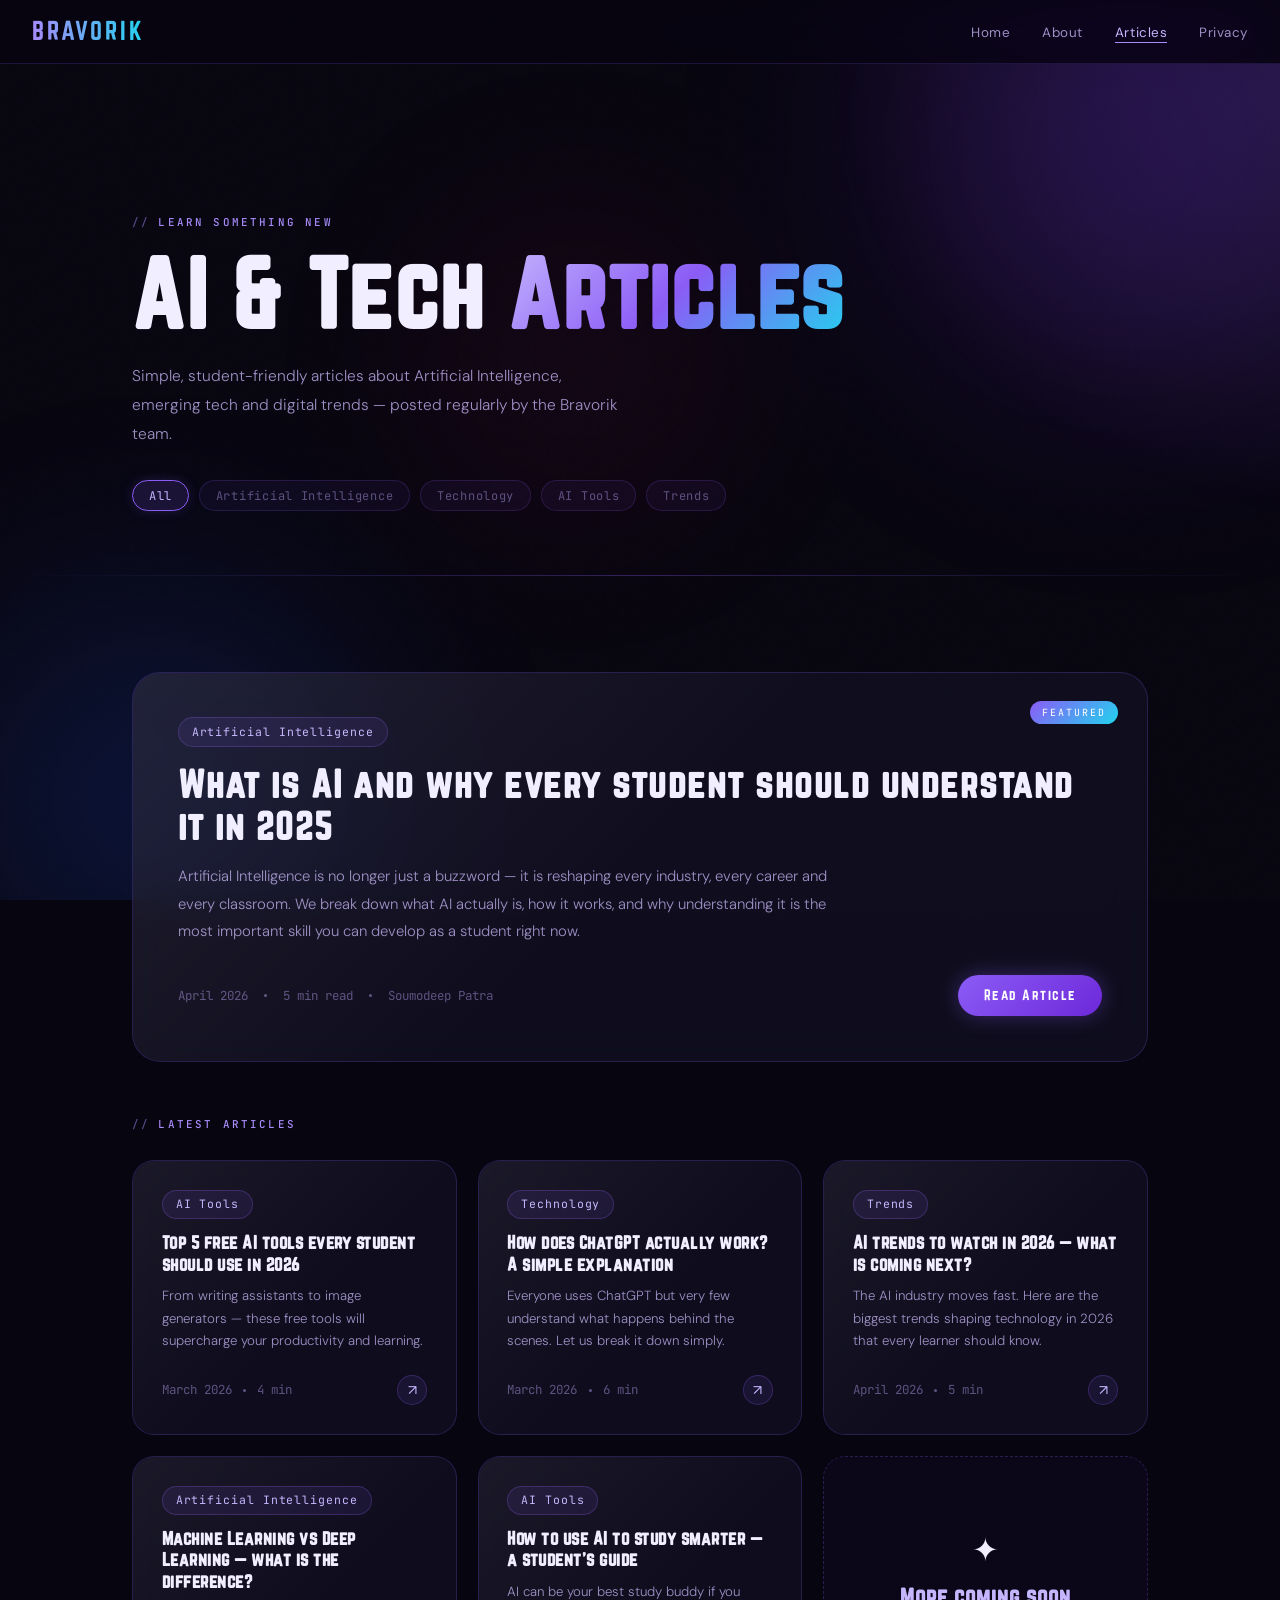
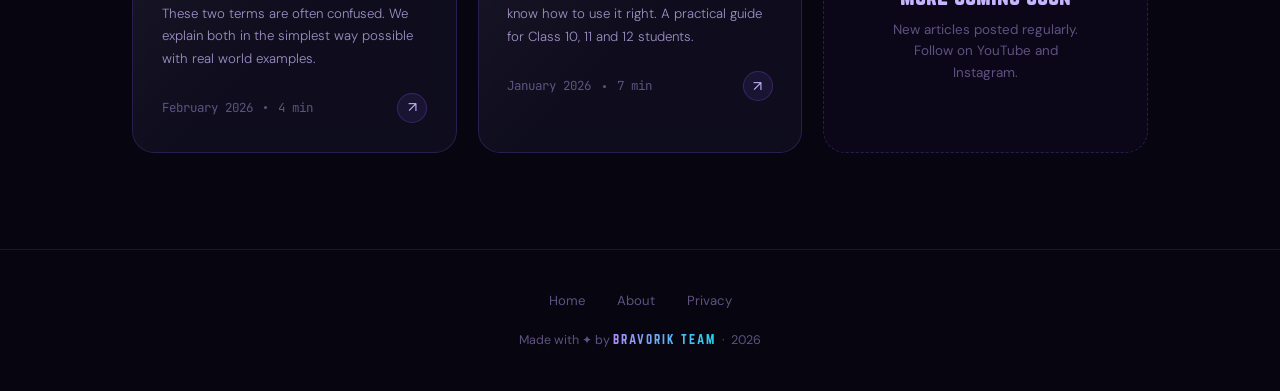
<file: articles.html>
<!DOCTYPE html>
<html lang="en">
<head>
<meta charset="UTF-8">
<meta name="viewport" content="width=device-width, initial-scale=1.0">
<title>Articles — Bravorik</title>
<meta name="description" content="Simple, student-friendly articles about AI, technology and digital trends — by Bravorik.">
<link rel="preconnect" href="https://fonts.googleapis.com">
<link href="https://fonts.googleapis.com/css2?family=DM+Sans:ital,opsz,wght@0,9..40,300;0,9..40,400;0,9..40,500;1,9..40,300&family=JetBrains+Mono:wght@400;500&display=swap" rel="stylesheet">
<link rel="stylesheet" href="style.css">
<style>
/* ── PAGE HERO ── */
.page-hero{
  padding:9rem 0 4rem;position:relative;overflow:hidden;
}
.page-hero-glow{
  position:absolute;top:0;right:-100px;
  width:600px;height:500px;
  background:radial-gradient(ellipse at top right,rgba(139,92,246,0.2) 0%,transparent 65%);
  pointer-events:none;
}
.page-hero h1{font-size:clamp(2.5rem,7vw,5.5rem);margin:0.8rem 0 1.2rem;}
.page-hero h1 span{
  background:linear-gradient(135deg,#C4B5FD,#8B5CF6,#22D3EE);
  -webkit-background-clip:text;-webkit-text-fill-color:transparent;background-clip:text;
}
.page-hero p{color:var(--muted);font-size:0.97rem;max-width:500px;line-height:1.85;margin-bottom:2rem;font-weight:300;}

/* ── FILTER PILLS ── */
.filter-row{display:flex;gap:0.6rem;flex-wrap:wrap;margin-bottom:0;}
.filter-pill{
  background:rgba(139,92,246,0.06);border:1px solid var(--border);
  color:var(--dim);font-size:0.75rem;padding:0.38rem 1rem;border-radius:100px;
  cursor:pointer;transition:all 0.2s;font-family:var(--f-mono);letter-spacing:0.06em;
}
.filter-pill:hover{border-color:var(--v1);color:var(--v3);}
.filter-pill.active{
  background:rgba(139,92,246,0.15);border-color:var(--v1);color:var(--v3);
  box-shadow:0 0 12px rgba(139,92,246,0.2);
}

/* ── FEATURED ── */
.featured-card{
  background:var(--glass);border:1px solid var(--glass-border);
  backdrop-filter:blur(20px);border-radius:28px;padding:2.8rem;
  position:relative;overflow:hidden;
  transition:transform 0.25s,border-color 0.25s,box-shadow 0.25s;
}
.featured-card::before{
  content:'';position:absolute;inset:0;
  background:linear-gradient(135deg,rgba(255,255,255,0.07) 0%,transparent 50%);
  pointer-events:none;
}
.featured-card:hover{transform:translateY(-3px);border-color:rgba(139,92,246,0.45);box-shadow:0 16px 50px rgba(139,92,246,0.2);}
.featured-badge{
  position:absolute;top:1.8rem;right:1.8rem;
  font-family:var(--f-mono);font-size:0.62rem;letter-spacing:0.2em;
  background:linear-gradient(135deg,var(--v1),var(--cyan));color:#fff;
  padding:0.22rem 0.75rem;border-radius:100px;
}
.featured-card h2{
  font-size:clamp(1.5rem,3vw,2.2rem);margin:1rem 0;line-height:1.2;
}
.featured-card p{color:var(--muted);font-size:0.93rem;line-height:1.85;max-width:680px;margin-bottom:1.8rem;font-weight:300;}
.article-meta{display:flex;align-items:center;gap:1rem;flex-wrap:wrap;}
.meta-dot{width:3px;height:3px;border-radius:50%;background:var(--dim);}
.meta-item{font-size:0.78rem;color:var(--dim);font-family:var(--f-mono);}
.read-btn{
  margin-left:auto;
  font-family:var(--f-head);font-size:0.82rem;letter-spacing:1.5px;
  background:linear-gradient(135deg,var(--v1),#6D28D9);
  color:#fff;padding:0.65rem 1.6rem;border-radius:100px;
  transition:all 0.25s;
  box-shadow:0 0 20px rgba(139,92,246,0.35);
}
.read-btn:hover{transform:translateY(-2px);box-shadow:0 0 32px rgba(139,92,246,0.55);}

/* ── ARTICLE GRID ── */
.articles-grid{
  display:grid;
  grid-template-columns:repeat(auto-fill,minmax(300px,1fr));
  gap:1.3rem;margin-top:1.5rem;
}
.article-card{
  background:var(--glass);border:1px solid var(--glass-border);
  backdrop-filter:blur(16px);border-radius:22px;padding:1.8rem;
  display:block;position:relative;overflow:hidden;
  transition:transform 0.25s,border-color 0.25s,box-shadow 0.25s;
}
.article-card::before{
  content:'';position:absolute;inset:0;
  background:linear-gradient(135deg,rgba(255,255,255,0.05) 0%,transparent 55%);
  pointer-events:none;border-radius:inherit;
}
.article-card:hover{transform:translateY(-4px);border-color:rgba(139,92,246,0.4);box-shadow:0 12px 36px rgba(139,92,246,0.15);}
.article-card h3{
  font-family:var(--f-head);font-size:1.05rem;letter-spacing:0.5px;
  margin:0.8rem 0 0.6rem;line-height:1.3;color:var(--text);
}
.article-card p{color:var(--muted);font-size:0.83rem;line-height:1.7;margin-bottom:1.4rem;font-weight:300;}
.card-footer{display:flex;align-items:center;gap:0.7rem;}
.card-arrow{
  margin-left:auto;
  width:30px;height:30px;border-radius:50%;
  background:rgba(139,92,246,0.1);border:1px solid rgba(139,92,246,0.25);
  display:flex;align-items:center;justify-content:center;
  font-size:0.9rem;color:var(--v3);
  transition:all 0.2s;
}
.article-card:hover .card-arrow{background:rgba(139,92,246,0.25);border-color:var(--v1);}

/* ── COMING SOON CARD ── */
.coming-card{
  background:rgba(139,92,246,0.04);
  border:1px dashed rgba(139,92,246,0.25);
  border-radius:22px;padding:2.5rem;text-align:center;
  display:flex;flex-direction:column;align-items:center;justify-content:center;gap:0.6rem;
}
.coming-card h3{font-family:var(--f-head);font-size:1.3rem;letter-spacing:1px;color:var(--v3);}
.coming-card p{color:var(--dim);font-size:0.84rem;max-width:200px;line-height:1.6;}

@media(max-width:768px){
  .page-hero{padding:7rem 0 3rem;}
  .read-btn{margin-left:0;margin-top:1rem;}
  .article-meta{flex-direction:row;}
  .articles-grid{grid-template-columns:1fr;}
}
@media(max-width:480px){
  .featured-card{padding:1.8rem 1.4rem;}
}
</style>
</head>
<body>
<div class="orbs">
  <div class="orb orb-1"></div>
  <div class="orb orb-2"></div>
  <div class="orb orb-3"></div>
</div>

<div class="side-overlay" id="sideOverlay" onclick="closeMenu()"></div>
<div class="side-menu" id="sideMenu">
  <button class="side-close" onclick="closeMenu()">✕</button>
  <a href="index.html" onclick="closeMenu()"><span class="menu-icon">🏠</span>Home</a>
  <a href="articles.html" class="active" onclick="closeMenu()"><span class="menu-icon">📝</span>Articles</a>
  <a href="about.html" onclick="closeMenu()"><span class="menu-icon">👤</span>About</a>
  <a href="privacy.html" onclick="closeMenu()"><span class="menu-icon">🔒</span>Privacy</a>
</div>

<div class="page">
<nav class="nav">
  <a href="index.html" class="nav-logo">BRAVORIK</a>
  <ul class="nav-links">
    <li><a href="index.html">Home</a></li>
    <li><a href="about.html">About</a></li>
    <li><a href="articles.html" class="active">Articles</a></li>
    <li><a href="privacy.html">Privacy</a></li>
  </ul>
  <button class="hamburger" id="hamburger" onclick="toggleMenu()" aria-label="Menu">
    <span></span><span></span><span></span>
  </button>
</nav>

<!-- PAGE HERO -->
<div class="page-hero">
  <div class="page-hero-glow"></div>
  <div class="container">
    <div class="label fade-up">Learn Something New</div>
    <h1 class="fade-up">AI &amp; Tech <span>Articles</span></h1>
    <p class="fade-up">Simple, student-friendly articles about Artificial Intelligence, emerging tech and digital trends — posted regularly by the Bravorik team.</p>
    <div class="filter-row fade-up" id="filterRow">
      <button class="filter-pill active" data-cat="all">All</button>
      <button class="filter-pill" data-cat="Artificial Intelligence">Artificial Intelligence</button>
      <button class="filter-pill" data-cat="Technology">Technology</button>
      <button class="filter-pill" data-cat="AI Tools">AI Tools</button>
      <button class="filter-pill" data-cat="Trends">Trends</button>
    </div>
  </div>
</div>

<div class="divider"></div>

<!-- FEATURED -->
<section class="section" style="padding-bottom:2rem;">
  <div class="container">
    <div class="featured-card fade-up" data-cat="Artificial Intelligence">
      <div class="featured-badge">FEATURED</div>
      <span class="tag">Artificial Intelligence</span>
      <h2>What is AI and why every student should understand it in 2025</h2>
      <p>Artificial Intelligence is no longer just a buzzword — it is reshaping every industry, every career and every classroom. We break down what AI actually is, how it works, and why understanding it is the most important skill you can develop as a student right now.</p>
      <div class="article-meta">
        <span class="meta-item">April 2026</span>
        <span class="meta-dot"></span>
        <span class="meta-item">5 min read</span>
        <span class="meta-dot"></span>
        <span class="meta-item">Soumodeep Patra</span>
        <a href="#" class="read-btn">Read Article</a>
      </div>
    </div>
  </div>
</section>

<!-- ARTICLES GRID -->
<section class="section" style="padding-top:1rem;">
  <div class="container">
    <div class="label fade-up">Latest Articles</div>
    <div class="articles-grid" id="articleGrid" style="margin-top:1.5rem;">

      <a href="#" class="article-card fade-up" data-cat="AI Tools">
        <span class="tag">AI Tools</span>
        <h3>Top 5 free AI tools every student should use in 2026</h3>
        <p>From writing assistants to image generators — these free tools will supercharge your productivity and learning.</p>
        <div class="card-footer">
          <span class="meta-item">March 2026</span>
          <span class="meta-dot"></span>
          <span class="meta-item">4 min</span>
          <div class="card-arrow">↗</div>
        </div>
      </a>

      <a href="#" class="article-card fade-up" data-cat="Technology">
        <span class="tag">Technology</span>
        <h3>How does ChatGPT actually work? A simple explanation</h3>
        <p>Everyone uses ChatGPT but very few understand what happens behind the scenes. Let us break it down simply.</p>
        <div class="card-footer">
          <span class="meta-item">March 2026</span>
          <span class="meta-dot"></span>
          <span class="meta-item">6 min</span>
          <div class="card-arrow">↗</div>
        </div>
      </a>

      <a href="#" class="article-card fade-up" data-cat="Trends">
        <span class="tag">Trends</span>
        <h3>AI trends to watch in 2026 — what is coming next?</h3>
        <p>The AI industry moves fast. Here are the biggest trends shaping technology in 2026 that every learner should know.</p>
        <div class="card-footer">
          <span class="meta-item">April 2026</span>
          <span class="meta-dot"></span>
          <span class="meta-item">5 min</span>
          <div class="card-arrow">↗</div>
        </div>
      </a>

      <a href="#" class="article-card fade-up" data-cat="Artificial Intelligence">
        <span class="tag">Artificial Intelligence</span>
        <h3>Machine Learning vs Deep Learning — what is the difference?</h3>
        <p>These two terms are often confused. We explain both in the simplest way possible with real world examples.</p>
        <div class="card-footer">
          <span class="meta-item">February 2026</span>
          <span class="meta-dot"></span>
          <span class="meta-item">4 min</span>
          <div class="card-arrow">↗</div>
        </div>
      </a>

      <a href="#" class="article-card fade-up" data-cat="AI Tools">
        <span class="tag">AI Tools</span>
        <h3>How to use AI to study smarter — a student's guide</h3>
        <p>AI can be your best study buddy if you know how to use it right. A practical guide for Class 10, 11 and 12 students.</p>
        <div class="card-footer">
          <span class="meta-item">January 2026</span>
          <span class="meta-dot"></span>
          <span class="meta-item">7 min</span>
          <div class="card-arrow">↗</div>
        </div>
      </a>

      <div class="coming-card fade-up">
        <span style="font-size:2rem;">✦</span>
        <h3>More coming soon</h3>
        <p>New articles posted regularly. Follow on YouTube and Instagram.</p>
      </div>

    </div>
  </div>
</section>

<footer class="footer">
  <div class="footer-links">
    <a href="index.html">Home</a>
    <a href="about.html">About</a>
    <a href="privacy.html">Privacy</a>
  </div>
  <p class="footer-copy">Made with ✦ by <span>BRAVORIK TEAM</span> &nbsp;·&nbsp; 2026</p>
</footer>
</div>

<script>
const obs=new IntersectionObserver(e=>{e.forEach(i=>{if(i.isIntersecting)i.target.classList.add('in');});},{threshold:0.1});
document.querySelectorAll('.fade-up').forEach(el=>{el.classList.add('in');obs.observe(el);});

// Filter
document.getElementById('filterRow').addEventListener('click',e=>{
  const btn=e.target.closest('.filter-pill');
  if(!btn)return;
  document.querySelectorAll('.filter-pill').forEach(b=>b.classList.remove('active'));
  btn.classList.add('active');
  const cat=btn.dataset.cat;
  document.querySelectorAll('#articleGrid .article-card').forEach(card=>{
    card.style.display=(cat==='all'||card.dataset.cat===cat)?'':'none';
  });
});

function toggleMenu(){document.getElementById('hamburger').classList.toggle('open');document.getElementById('sideMenu').classList.toggle('open');document.getElementById('sideOverlay').classList.toggle('open');document.body.style.overflow=document.getElementById('sideMenu').classList.contains('open')?'hidden':'';}
function closeMenu(){document.getElementById('hamburger').classList.remove('open');document.getElementById('sideMenu').classList.remove('open');document.getElementById('sideOverlay').classList.remove('open');document.body.style.overflow='';}
</script>
</body>
</html>
</file>
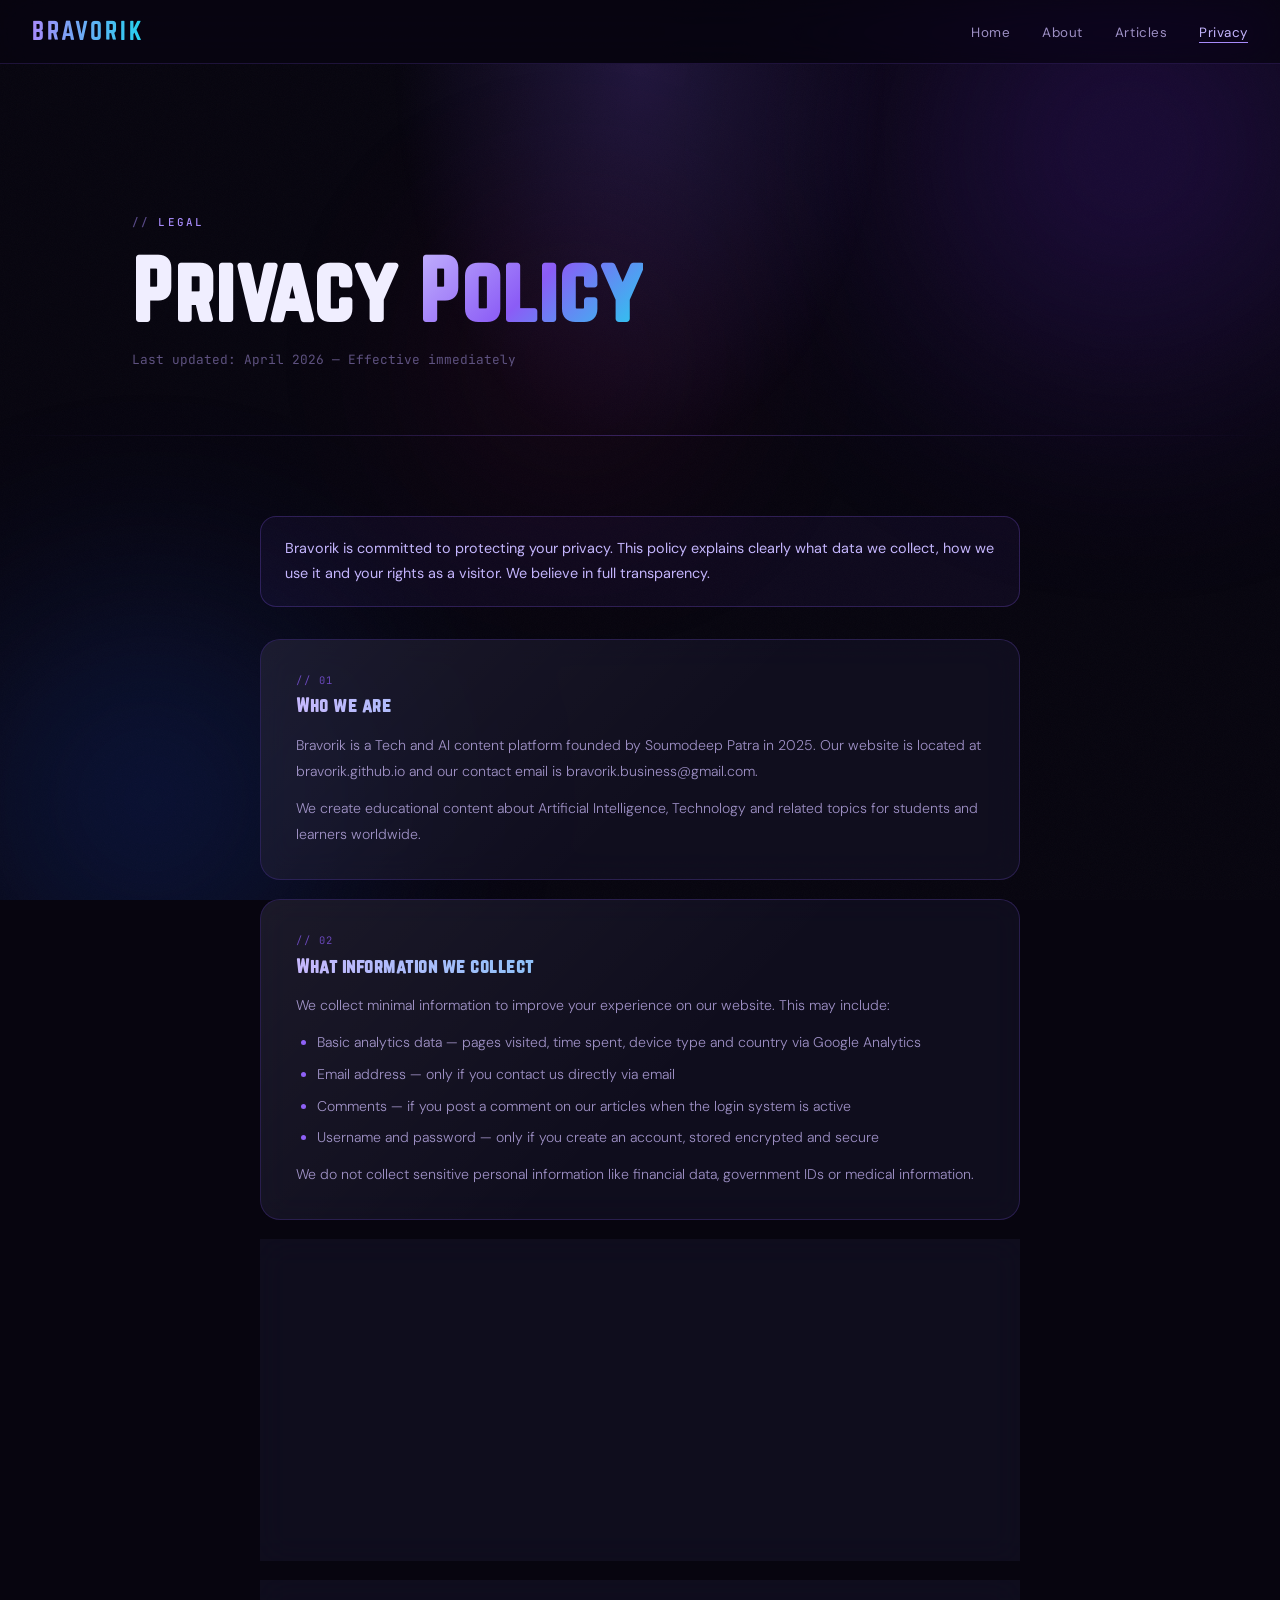
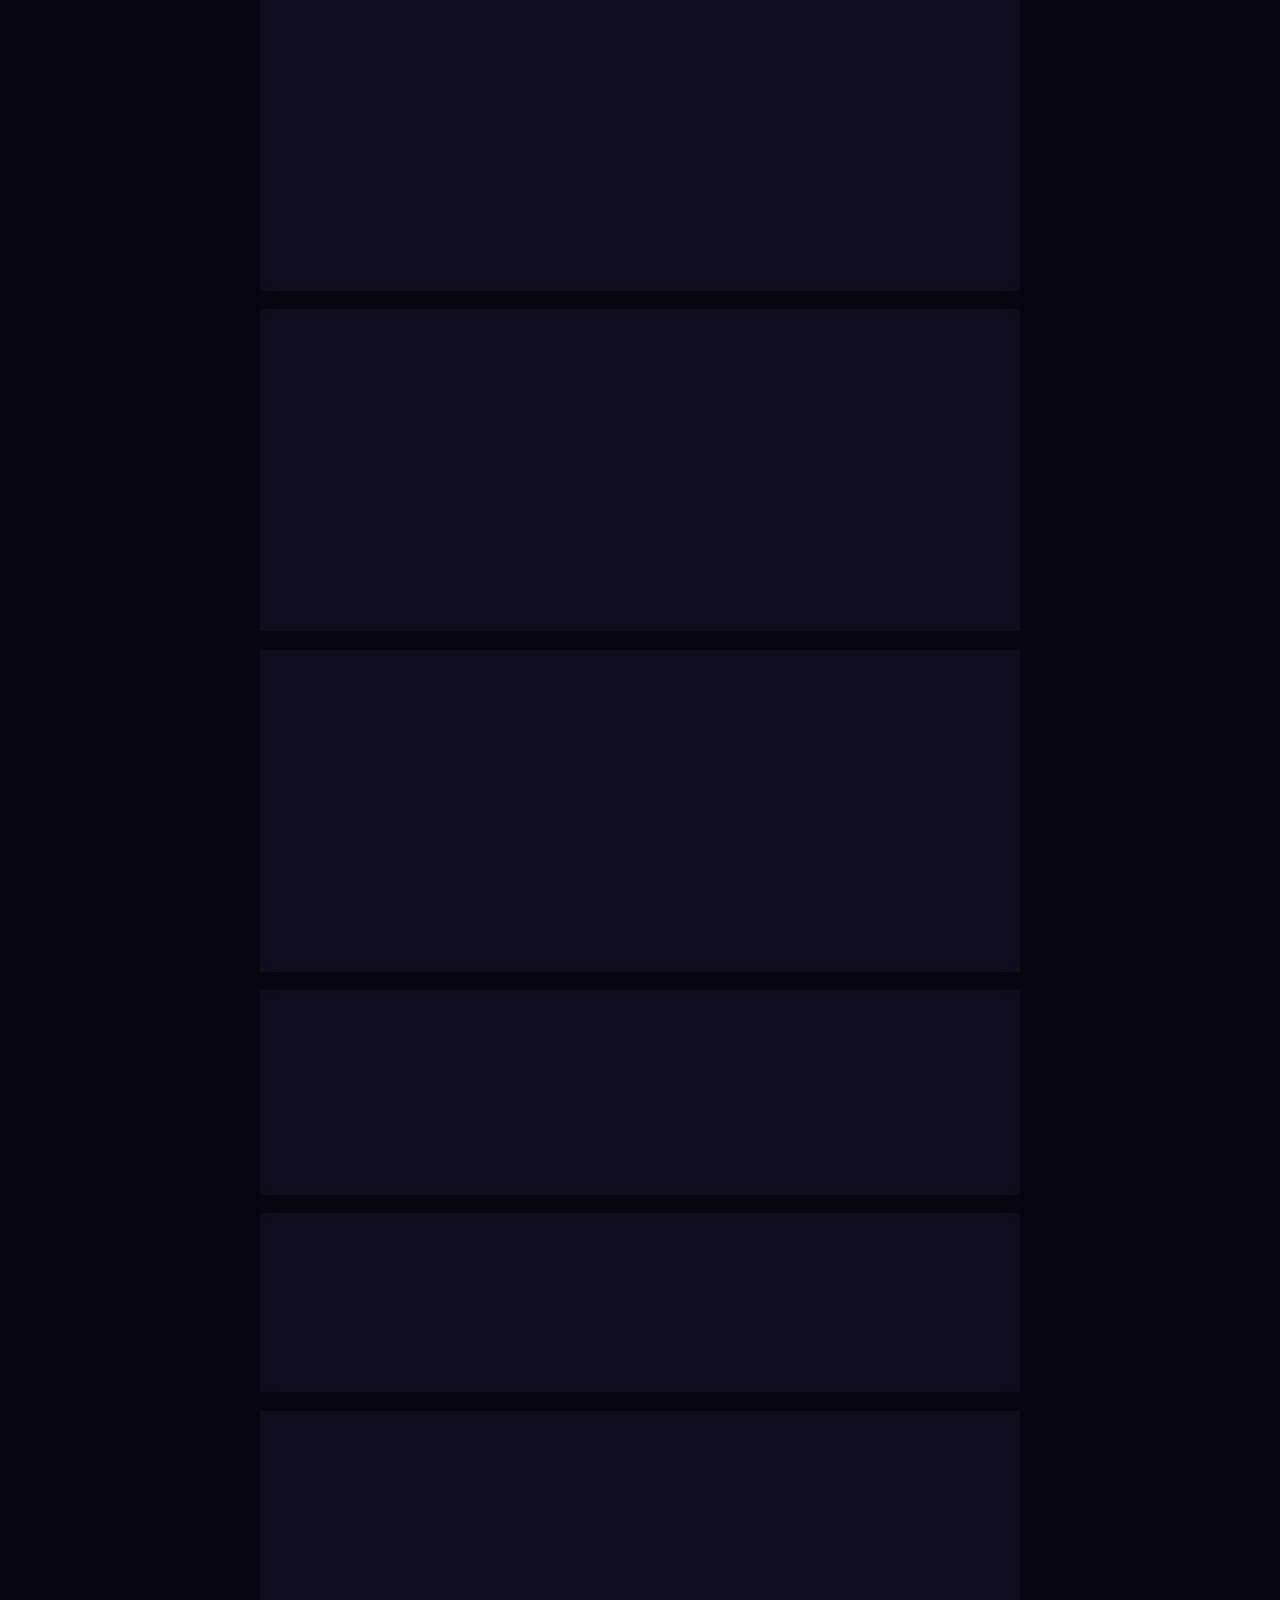
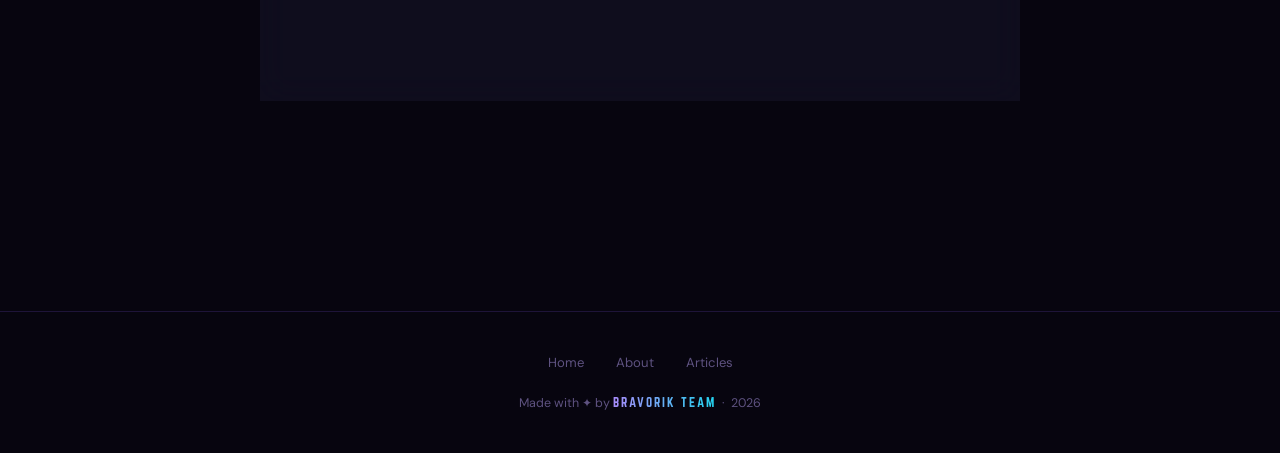
<file: privacy.html>
<!DOCTYPE html>
<html lang="en">
<head>
<meta charset="UTF-8">
<meta name="viewport" content="width=device-width, initial-scale=1.0">
<title>Privacy Policy — Bravorik</title>
<meta name="description" content="Bravorik's Privacy Policy — transparent, clear and simple.">
<link rel="preconnect" href="https://fonts.googleapis.com">
<link href="https://fonts.googleapis.com/css2?family=DM+Sans:ital,opsz,wght@0,9..40,300;0,9..40,400;0,9..40,500;1,9..40,300&family=JetBrains+Mono:wght@400;500&display=swap" rel="stylesheet">
<link rel="stylesheet" href="style.css">
<style>
.page-hero{
  padding:9rem 0 4rem;position:relative;overflow:hidden;
}
.page-hero-glow{
  position:absolute;top:0;left:50%;transform:translateX(-50%);
  width:500px;height:400px;
  background:radial-gradient(ellipse at top,rgba(139,92,246,0.2) 0%,transparent 70%);
  pointer-events:none;
}
.page-hero h1{font-size:clamp(2.5rem,7vw,5rem);margin:0.8rem 0 1rem;}
.page-hero h1 span{
  background:linear-gradient(135deg,#C4B5FD,#8B5CF6,#22D3EE);
  -webkit-background-clip:text;-webkit-text-fill-color:transparent;background-clip:text;
}
.page-hero .updated{font-size:0.8rem;color:var(--dim);font-family:var(--f-mono);}

.notice-card{
  background:rgba(139,92,246,0.06);border:1px solid rgba(139,92,246,0.25);
  border-radius:16px;padding:1.2rem 1.5rem;margin:2rem 0;
}
.notice-card p{color:var(--v3);font-size:0.9rem;line-height:1.75;margin:0;}

.policy-wrap{max-width:760px;margin:0 auto;padding-bottom:6rem;}

.policy-block{
  background:var(--glass);border:1px solid var(--glass-border);
  backdrop-filter:blur(16px);border-radius:20px;padding:2rem 2.2rem;
  margin-bottom:1.2rem;position:relative;overflow:hidden;
  transition:border-color 0.25s;
}
.policy-block::before{
  content:'';position:absolute;inset:0;
  background:linear-gradient(135deg,rgba(255,255,255,0.05) 0%,transparent 55%);
  pointer-events:none;
}
.policy-block:hover{border-color:rgba(139,92,246,0.35);}
.block-num{
  font-family:var(--f-mono);font-size:0.65rem;color:var(--v1);
  letter-spacing:0.15em;margin-bottom:0.5rem;opacity:0.7;
}
.policy-block h2{
  font-size:1.1rem;letter-spacing:0.5px;margin-bottom:1rem;
  background:linear-gradient(90deg,var(--v3),var(--cyan));
  -webkit-background-clip:text;-webkit-text-fill-color:transparent;background-clip:text;
}
.policy-block p{color:var(--muted);font-size:0.88rem;line-height:1.85;margin-bottom:0.7rem;font-weight:300;}
.policy-block p:last-child{margin-bottom:0;}
.policy-block ul{
  color:var(--muted);font-size:0.88rem;line-height:1.85;
  padding-left:1.3rem;margin-bottom:0.7rem;font-weight:300;
}
.policy-block ul li{margin-bottom:0.35rem;}
.policy-block ul li::marker{color:var(--v1);}

.contact-highlight{
  background:rgba(139,92,246,0.08);border:1px solid rgba(139,92,246,0.2);
  border-radius:12px;padding:1rem 1.3rem;margin-top:0.8rem;
}
.contact-highlight p{margin:0!important;color:var(--v3)!important;font-family:var(--f-mono);font-size:0.86rem!important;}

@media(max-width:768px){
  .page-hero{padding:7rem 0 3rem;}
  .policy-block{padding:1.5rem;}
}
</style>
</head>
<body>
<div class="orbs">
  <div class="orb orb-1"></div>
  <div class="orb orb-2"></div>
  <div class="orb orb-3"></div>
</div>

<div class="side-overlay" id="sideOverlay" onclick="closeMenu()"></div>
<div class="side-menu" id="sideMenu">
  <button class="side-close" onclick="closeMenu()">✕</button>
  <a href="index.html" onclick="closeMenu()"><span class="menu-icon">🏠</span>Home</a>
  <a href="articles.html" onclick="closeMenu()"><span class="menu-icon">📝</span>Articles</a>
  <a href="about.html" onclick="closeMenu()"><span class="menu-icon">👤</span>About</a>
  <a href="privacy.html" class="active" onclick="closeMenu()"><span class="menu-icon">🔒</span>Privacy</a>
</div>

<div class="page">
<nav class="nav">
  <a href="index.html" class="nav-logo">BRAVORIK</a>
  <ul class="nav-links">
    <li><a href="index.html">Home</a></li>
    <li><a href="about.html">About</a></li>
    <li><a href="articles.html">Articles</a></li>
    <li><a href="privacy.html" class="active">Privacy</a></li>
  </ul>
  <button class="hamburger" id="hamburger" onclick="toggleMenu()" aria-label="Menu">
    <span></span><span></span><span></span>
  </button>
</nav>

<!-- PAGE HERO -->
<div class="page-hero">
  <div class="page-hero-glow"></div>
  <div class="container">
    <div class="label fade-up">Legal</div>
    <h1 class="fade-up">Privacy <span>Policy</span></h1>
    <p class="updated fade-up">Last updated: April 2026 — Effective immediately</p>
  </div>
</div>

<div class="divider"></div>

<section class="section" style="padding-top:3rem;">
  <div class="container">
    <div class="policy-wrap">

      <div class="notice-card fade-up">
        <p>Bravorik is committed to protecting your privacy. This policy explains clearly what data we collect, how we use it and your rights as a visitor. We believe in full transparency.</p>
      </div>

      <div class="policy-block fade-up">
        <div class="block-num">// 01</div>
        <h2>Who we are</h2>
        <p>Bravorik is a Tech and AI content platform founded by Soumodeep Patra in 2025. Our website is located at bravorik.github.io and our contact email is bravorik.business@gmail.com.</p>
        <p>We create educational content about Artificial Intelligence, Technology and related topics for students and learners worldwide.</p>
      </div>

      <div class="policy-block fade-up">
        <div class="block-num">// 02</div>
        <h2>What information we collect</h2>
        <p>We collect minimal information to improve your experience on our website. This may include:</p>
        <ul>
          <li>Basic analytics data — pages visited, time spent, device type and country via Google Analytics</li>
          <li>Email address — only if you contact us directly via email</li>
          <li>Comments — if you post a comment on our articles when the login system is active</li>
          <li>Username and password — only if you create an account, stored encrypted and secure</li>
        </ul>
        <p>We do not collect sensitive personal information like financial data, government IDs or medical information.</p>
      </div>

      <div class="policy-block fade-up">
        <div class="block-num">// 03</div>
        <h2>How we use your information</h2>
        <p>Any information collected is used only for the following purposes:</p>
        <ul>
          <li>To understand how visitors use our website and improve our content</li>
          <li>To respond to your messages or collaboration requests</li>
          <li>To manage your account and comments on our platform</li>
          <li>To send updates about new articles or content — only if you opt in</li>
        </ul>
        <p>We will never sell, rent or share your personal data with third parties for commercial purposes.</p>
      </div>

      <div class="policy-block fade-up">
        <div class="block-num">// 04</div>
        <h2>Cookies</h2>
        <p>Our website uses cookies — small text files stored on your device — to improve your browsing experience. These include:</p>
        <ul>
          <li>Analytics cookies — from Google Analytics to track page views and traffic</li>
          <li>Session cookies — to keep you logged in if you have an account</li>
        </ul>
        <p>You can disable cookies at any time through your browser settings. Note that some features may not work correctly if cookies are disabled.</p>
      </div>

      <div class="policy-block fade-up">
        <div class="block-num">// 05</div>
        <h2>Third party services</h2>
        <p>Bravorik uses the following third party services which have their own privacy policies:</p>
        <ul>
          <li>Google Analytics — for website traffic analysis</li>
          <li>YouTube — for embedded video content</li>
          <li>Instagram — for social media links</li>
          <li>GitHub Pages — for website hosting</li>
        </ul>
        <p>We encourage you to review the privacy policies of these services separately.</p>
      </div>

      <div class="policy-block fade-up">
        <div class="block-num">// 06</div>
        <h2>Your rights</h2>
        <p>As a visitor or user of Bravorik, you have the following rights:</p>
        <ul>
          <li>The right to know what personal data we hold about you</li>
          <li>The right to request deletion of your data at any time</li>
          <li>The right to opt out of analytics tracking</li>
          <li>The right to update or correct your account information</li>
        </ul>
        <p>To exercise any of these rights, email us and we will respond within 7 working days.</p>
      </div>

      <div class="policy-block fade-up">
        <div class="block-num">// 07</div>
        <h2>Children's privacy</h2>
        <p>Bravorik's content is designed for students and learners of all ages. However, we do not knowingly collect personal information from children under the age of 13 without parental consent. If you believe your child has provided us with personal information, please contact us immediately.</p>
      </div>

      <div class="policy-block fade-up">
        <div class="block-num">// 08</div>
        <h2>Changes to this policy</h2>
        <p>We may update this Privacy Policy from time to time as our platform grows. Any changes will be reflected on this page with an updated date at the top. We encourage you to check this page periodically.</p>
      </div>

      <div class="policy-block fade-up">
        <div class="block-num">// 09</div>
        <h2>Contact us</h2>
        <p>If you have any questions, concerns or requests regarding this Privacy Policy or your data, please reach out to us:</p>
        <div class="contact-highlight">
          <p>bravorik.business@gmail.com</p>
        </div>
        <p style="margin-top:0.8rem;">We are committed to responding to all privacy related queries within 7 working days.</p>
      </div>

    </div>
  </div>
</section>

<footer class="footer">
  <div class="footer-links">
    <a href="index.html">Home</a>
    <a href="about.html">About</a>
    <a href="articles.html">Articles</a>
  </div>
  <p class="footer-copy">Made with ✦ by <span>BRAVORIK TEAM</span> &nbsp;·&nbsp; 2026</p>
</footer>
</div>

<script>
const obs=new IntersectionObserver(e=>{e.forEach(i=>{if(i.isIntersecting)i.target.classList.add('in');});},{threshold:0.1});
document.querySelectorAll('.fade-up').forEach(el=>{el.classList.add('in');obs.observe(el);});
function toggleMenu(){document.getElementById('hamburger').classList.toggle('open');document.getElementById('sideMenu').classList.toggle('open');document.getElementById('sideOverlay').classList.toggle('open');document.body.style.overflow=document.getElementById('sideMenu').classList.contains('open')?'hidden':'';}
function closeMenu(){document.getElementById('hamburger').classList.remove('open');document.getElementById('sideMenu').classList.remove('open');document.getElementById('sideOverlay').classList.remove('open');document.body.style.overflow='';}
</script>
</body>
</html>
</file>
<file: style.css>
@font-face{font-family:'Norwester';src:url('norwester.otf') format('opentype');}
@import url('https://fonts.googleapis.com/css2?family=DM+Sans:ital,opsz,wght@0,9..40,300;0,9..40,400;0,9..40,500;1,9..40,300&family=JetBrains+Mono:wght@400;500&display=swap');

*,*::before,*::after{margin:0;padding:0;box-sizing:border-box;}

:root{
  /* Core palette */
  --ink:#07050F;
  --ink2:#0D0A1A;
  --ink3:#131026;
  --surface:#17142A;
  --surface2:#1E1A34;
  --border:rgba(139,92,246,0.18);
  --border2:rgba(139,92,246,0.32);

  /* Accents */
  --v1:#8B5CF6;
  --v2:#A78BFA;
  --v3:#C4B5FD;
  --v4:#EDE9FE;
  --rose:#F472B6;
  --cyan:#22D3EE;
  --gold:#FBBF24;

  /* Text */
  --text:#F0EEFF;
  --muted:#9D8FC4;
  --dim:#5E5280;

  /* Glass */
  --glass:rgba(23,20,42,0.55);
  --glass2:rgba(139,92,246,0.07);
  --glass-border:rgba(139,92,246,0.22);
  --glass-highlight:rgba(255,255,255,0.06);

  /* Glow */
  --glow:rgba(139,92,246,0.35);

  /* Fonts */
  --f-head:'Norwester',sans-serif;
  --f-body:'DM Sans',sans-serif;
  --f-mono:'JetBrains Mono',monospace;
}

html{scroll-behavior:smooth;font-size:16px;}
body{background:var(--ink);color:var(--text);font-family:var(--f-body);overflow-x:hidden;line-height:1.6;}
img{display:block;max-width:100%;}
a{text-decoration:none;color:inherit;}

/* ─── SCROLLBAR ─── */
::-webkit-scrollbar{width:3px;}
::-webkit-scrollbar-track{background:var(--ink);}
::-webkit-scrollbar-thumb{background:var(--v1);border-radius:10px;}

/* ─── NOISE OVERLAY ─── */
body::before{
  content:'';position:fixed;inset:0;z-index:0;pointer-events:none;
  background-image:url("data:image/svg+xml,%3Csvg viewBox='0 0 256 256' xmlns='http://www.w3.org/2000/svg'%3E%3Cfilter id='n'%3E%3CfeTurbulence type='fractalNoise' baseFrequency='0.9' numOctaves='4' stitchTiles='stitch'/%3E%3C/filter%3E%3Crect width='100%25' height='100%25' filter='url(%23n)' opacity='1'/%3E%3C/svg%3E");
  opacity:0.028;background-size:200px;
}

/* ─── AMBIENT ORBS ─── */
.orbs{position:fixed;inset:0;z-index:0;pointer-events:none;overflow:hidden;}
.orb{position:absolute;border-radius:50%;filter:blur(100px);opacity:0.28;}
.orb-1{width:700px;height:700px;background:radial-gradient(circle,#6D28D9,transparent 70%);top:-200px;right:-200px;animation:drift1 20s ease-in-out infinite;}
.orb-2{width:600px;height:600px;background:radial-gradient(circle,#1D4ED8,transparent 70%);bottom:-200px;left:-150px;animation:drift2 25s ease-in-out infinite;}
.orb-3{width:400px;height:400px;background:radial-gradient(circle,#BE185D,transparent 70%);top:40%;left:45%;transform:translate(-50%,-50%);animation:drift3 15s ease-in-out infinite;opacity:0.15;}
@keyframes drift1{0%,100%{transform:translate(0,0) scale(1);}33%{transform:translate(-80px,60px) scale(1.12);}66%{transform:translate(50px,-80px) scale(0.92);}}
@keyframes drift2{0%,100%{transform:translate(0,0) scale(1);}33%{transform:translate(70px,-50px) scale(1.08);}66%{transform:translate(-50px,70px) scale(0.95);}}
@keyframes drift3{0%,100%{transform:translate(-50%,-50%) scale(1);}50%{transform:translate(-50%,-50%) scale(1.5);}}

/* ─── CONTENT LAYER ─── */
.page{position:relative;z-index:1;}

/* ─── GLASS CARD ─── */
.glass{
  background:var(--glass);
  border:1px solid var(--glass-border);
  backdrop-filter:blur(20px) saturate(180%);
  -webkit-backdrop-filter:blur(20px) saturate(180%);
  border-radius:20px;
  position:relative;
  overflow:hidden;
}
.glass::before{
  content:'';position:absolute;inset:0;
  background:linear-gradient(135deg,var(--glass-highlight) 0%,transparent 50%);
  pointer-events:none;border-radius:inherit;
}

/* ─── NAV ─── */
.nav{
  display:flex;justify-content:space-between;align-items:center;
  padding:0 2rem;height:64px;
  position:sticky;top:0;z-index:200;
  background:rgba(7,5,15,0.75);
  backdrop-filter:blur(24px) saturate(200%);
  -webkit-backdrop-filter:blur(24px) saturate(200%);
  border-bottom:1px solid var(--border);
}
.nav-logo{
  font-family:var(--f-head);font-size:1.5rem;letter-spacing:3px;
  background:linear-gradient(90deg,var(--v2),var(--cyan));
  -webkit-background-clip:text;-webkit-text-fill-color:transparent;
  background-clip:text;
}
.nav-links{display:flex;gap:2rem;list-style:none;align-items:center;}
.nav-links a{
  font-size:0.84rem;color:var(--muted);letter-spacing:0.04em;
  transition:color 0.2s;position:relative;padding-bottom:2px;
}
.nav-links a::after{
  content:'';position:absolute;bottom:0;left:0;width:0;height:1px;
  background:var(--v2);transition:width 0.3s;
}
.nav-links a:hover{color:var(--v3);}
.nav-links a:hover::after,.nav-links a.active::after{width:100%;}
.nav-links a.active{color:var(--v3);}

/* Hamburger */
.hamburger{display:none;flex-direction:column;gap:5px;cursor:pointer;padding:4px;z-index:201;border:none;background:none;}
.hamburger span{width:22px;height:1.5px;background:var(--text);border-radius:2px;transition:all 0.3s;}
.hamburger.open span:nth-child(1){transform:rotate(45deg) translate(4.5px,4.5px);}
.hamburger.open span:nth-child(2){opacity:0;transform:scaleX(0);}
.hamburger.open span:nth-child(3){transform:rotate(-45deg) translate(4.5px,-4.5px);}

/* Side overlay + menu */
.side-overlay{display:none;position:fixed;inset:0;background:rgba(0,0,0,0.6);z-index:298;opacity:0;transition:opacity 0.3s;backdrop-filter:blur(4px);}
.side-overlay.open{display:block;opacity:1;}
.side-menu{
  position:fixed;top:0;right:-300px;width:280px;height:100dvh;
  background:rgba(10,8,20,0.97);backdrop-filter:blur(30px);
  border-left:1px solid var(--border2);z-index:299;
  transition:right 0.35s cubic-bezier(0.4,0,0.2,1);
  padding:5rem 1.5rem 2rem;display:flex;flex-direction:column;gap:0.4rem;
}
.side-menu.open{right:0;}
.side-menu a{
  display:flex;align-items:center;gap:0.85rem;color:var(--muted);
  font-size:0.95rem;padding:0.8rem 1rem;border-radius:14px;
  transition:all 0.2s;font-family:var(--f-body);font-weight:500;
}
.side-menu a:hover,.side-menu a.active{
  background:rgba(139,92,246,0.12);color:var(--v3);
  border:1px solid rgba(139,92,246,0.2);
}
.side-menu a{border:1px solid transparent;}
.menu-icon{font-size:1.1rem;width:26px;text-align:center;}
.side-close{
  position:absolute;top:1.2rem;right:1.2rem;background:none;border:none;
  color:var(--muted);font-size:1.2rem;cursor:pointer;padding:0.5rem;
  width:36px;height:36px;border-radius:50%;transition:background 0.2s;
}
.side-close:hover{background:rgba(255,255,255,0.07);}

/* ─── TYPOGRAPHY UTILITIES ─── */
.label{
  font-size:0.68rem;letter-spacing:0.2em;text-transform:uppercase;
  font-weight:500;color:var(--v2);font-family:var(--f-mono);
  display:inline-flex;align-items:center;gap:0.5rem;
}
.label::before{content:'//';opacity:0.5;}
h1,h2,h3{font-family:var(--f-head);letter-spacing:1.5px;line-height:1.1;}

/* ─── BUTTONS ─── */
.btn{
  display:inline-flex;align-items:center;gap:0.5rem;
  font-family:var(--f-head);letter-spacing:2px;font-size:0.82rem;
  padding:0.75rem 1.75rem;border-radius:100px;cursor:pointer;
  transition:all 0.25s;border:none;
}
.btn-primary{
  background:linear-gradient(135deg,var(--v1),#6D28D9);
  color:#fff;
  box-shadow:0 0 24px rgba(139,92,246,0.4),0 4px 12px rgba(0,0,0,0.4);
}
.btn-primary:hover{
  transform:translateY(-2px);
  box-shadow:0 0 40px rgba(139,92,246,0.6),0 8px 24px rgba(0,0,0,0.4);
}
.btn-ghost{
  background:rgba(139,92,246,0.08);
  border:1px solid var(--border2);
  color:var(--v3);
}
.btn-ghost:hover{background:rgba(139,92,246,0.15);border-color:var(--v2);transform:translateY(-2px);}

/* ─── TAG / PILL ─── */
.tag{
  display:inline-block;
  background:rgba(139,92,246,0.1);
  border:1px solid rgba(139,92,246,0.25);
  color:var(--v3);font-size:0.72rem;letter-spacing:0.08em;
  padding:0.28rem 0.8rem;border-radius:100px;
  font-family:var(--f-mono);
}

/* ─── SECTION CONTAINER ─── */
.container{max-width:1080px;margin:0 auto;padding:0 2rem;}
.section{padding:6rem 0;}

/* ─── DIVIDER ─── */
.divider{height:1px;background:linear-gradient(90deg,transparent,var(--border2),transparent);margin:0;}

/* ─── FADE-UP ANIMATION ─── */
.fade-up{opacity:0;transform:translateY(32px);transition:opacity 0.7s ease,transform 0.7s ease;}
.fade-up.in{opacity:1;transform:translateY(0);}

/* ─── FOOTER ─── */
.footer{
  position:relative;z-index:1;
  border-top:1px solid var(--border);
  padding:2.5rem 2rem;
  display:flex;flex-direction:column;align-items:center;gap:1.2rem;
}
.footer-links{display:flex;gap:2rem;flex-wrap:wrap;justify-content:center;}
.footer-links a{font-size:0.82rem;color:var(--dim);transition:color 0.2s;}
.footer-links a:hover{color:var(--v3);}
.footer-copy{font-size:0.78rem;color:var(--dim);}
.footer-copy span{font-family:var(--f-head);letter-spacing:2px;
  background:linear-gradient(90deg,var(--v2),var(--cyan));
  -webkit-background-clip:text;-webkit-text-fill-color:transparent;background-clip:text;}

/* ─── RESPONSIVE ─── */
@media(max-width:768px){
  .nav{padding:0 1.25rem;}
  .nav-links{display:none;}
  .hamburger{display:flex;}
  .container{padding:0 1.25rem;}
  .section{padding:4rem 0;}
}
@media(max-width:480px){
  .section{padding:3rem 0;}
}
</file>
